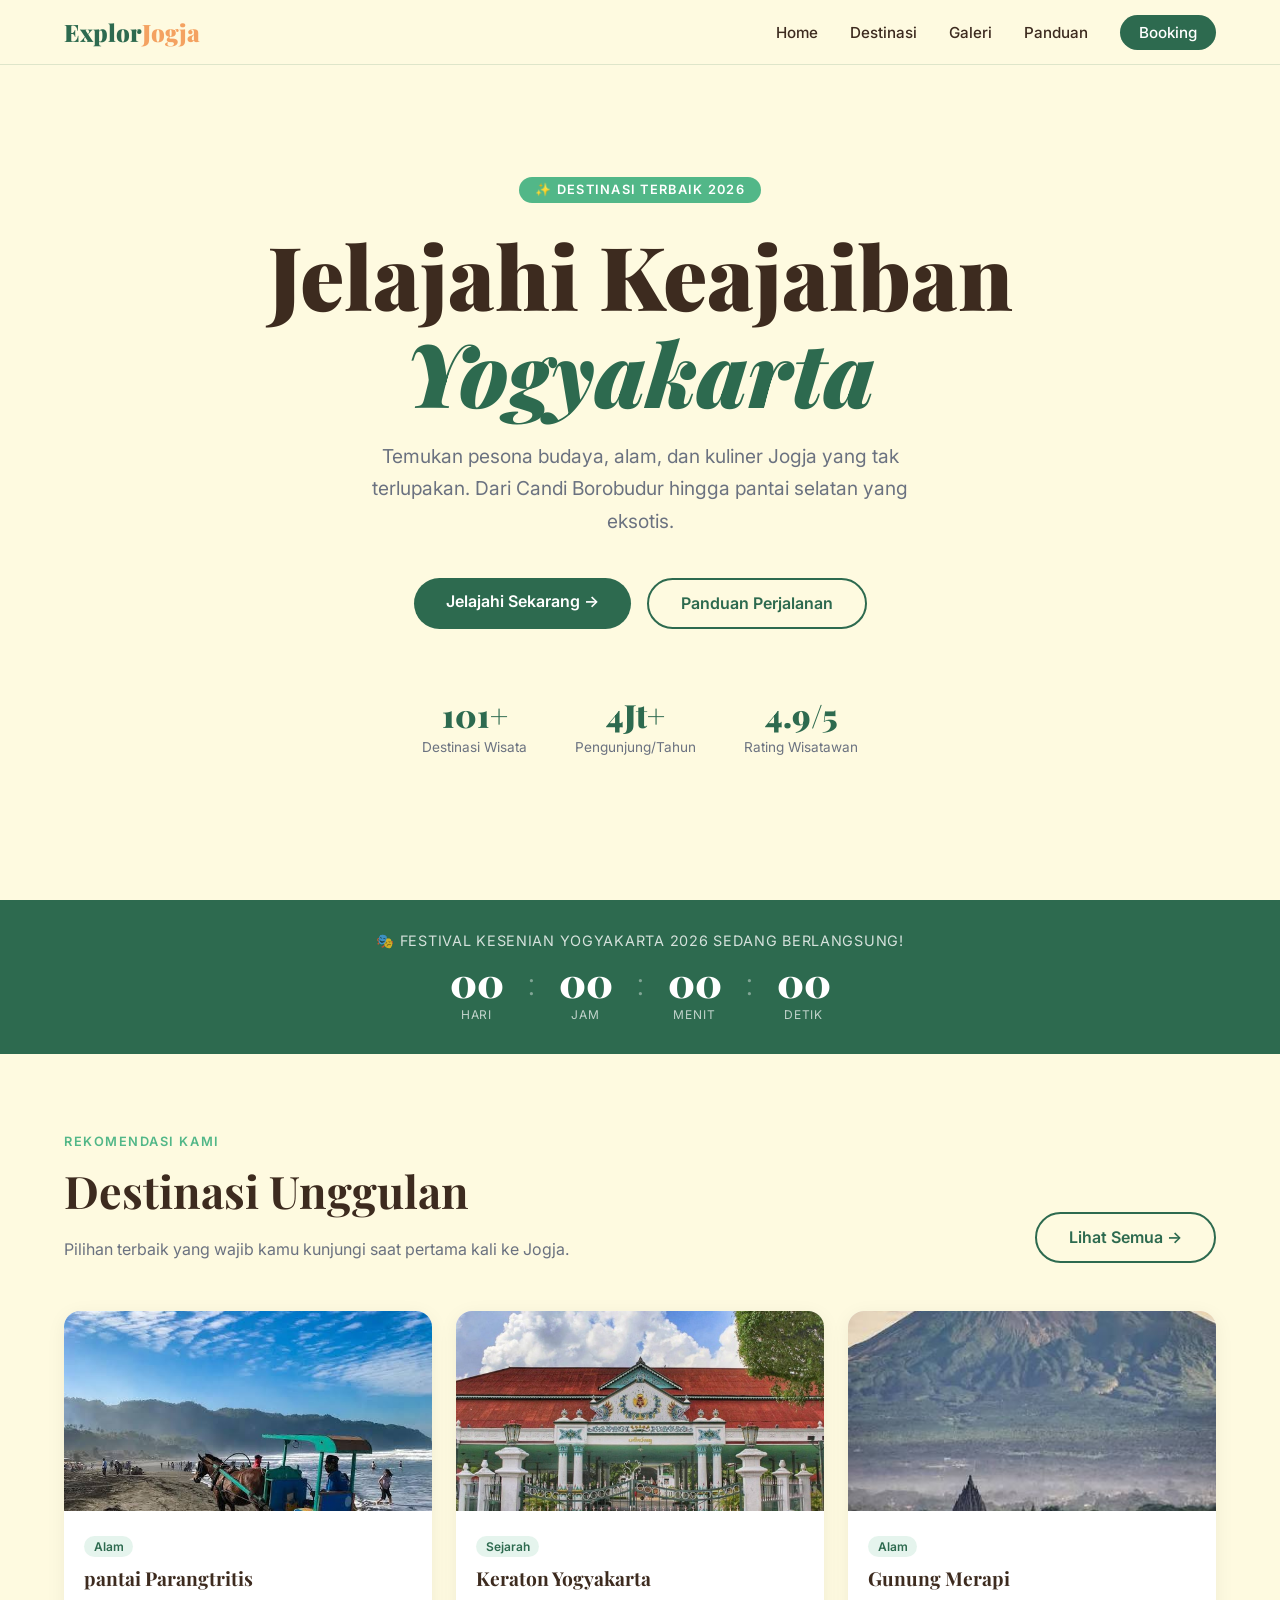
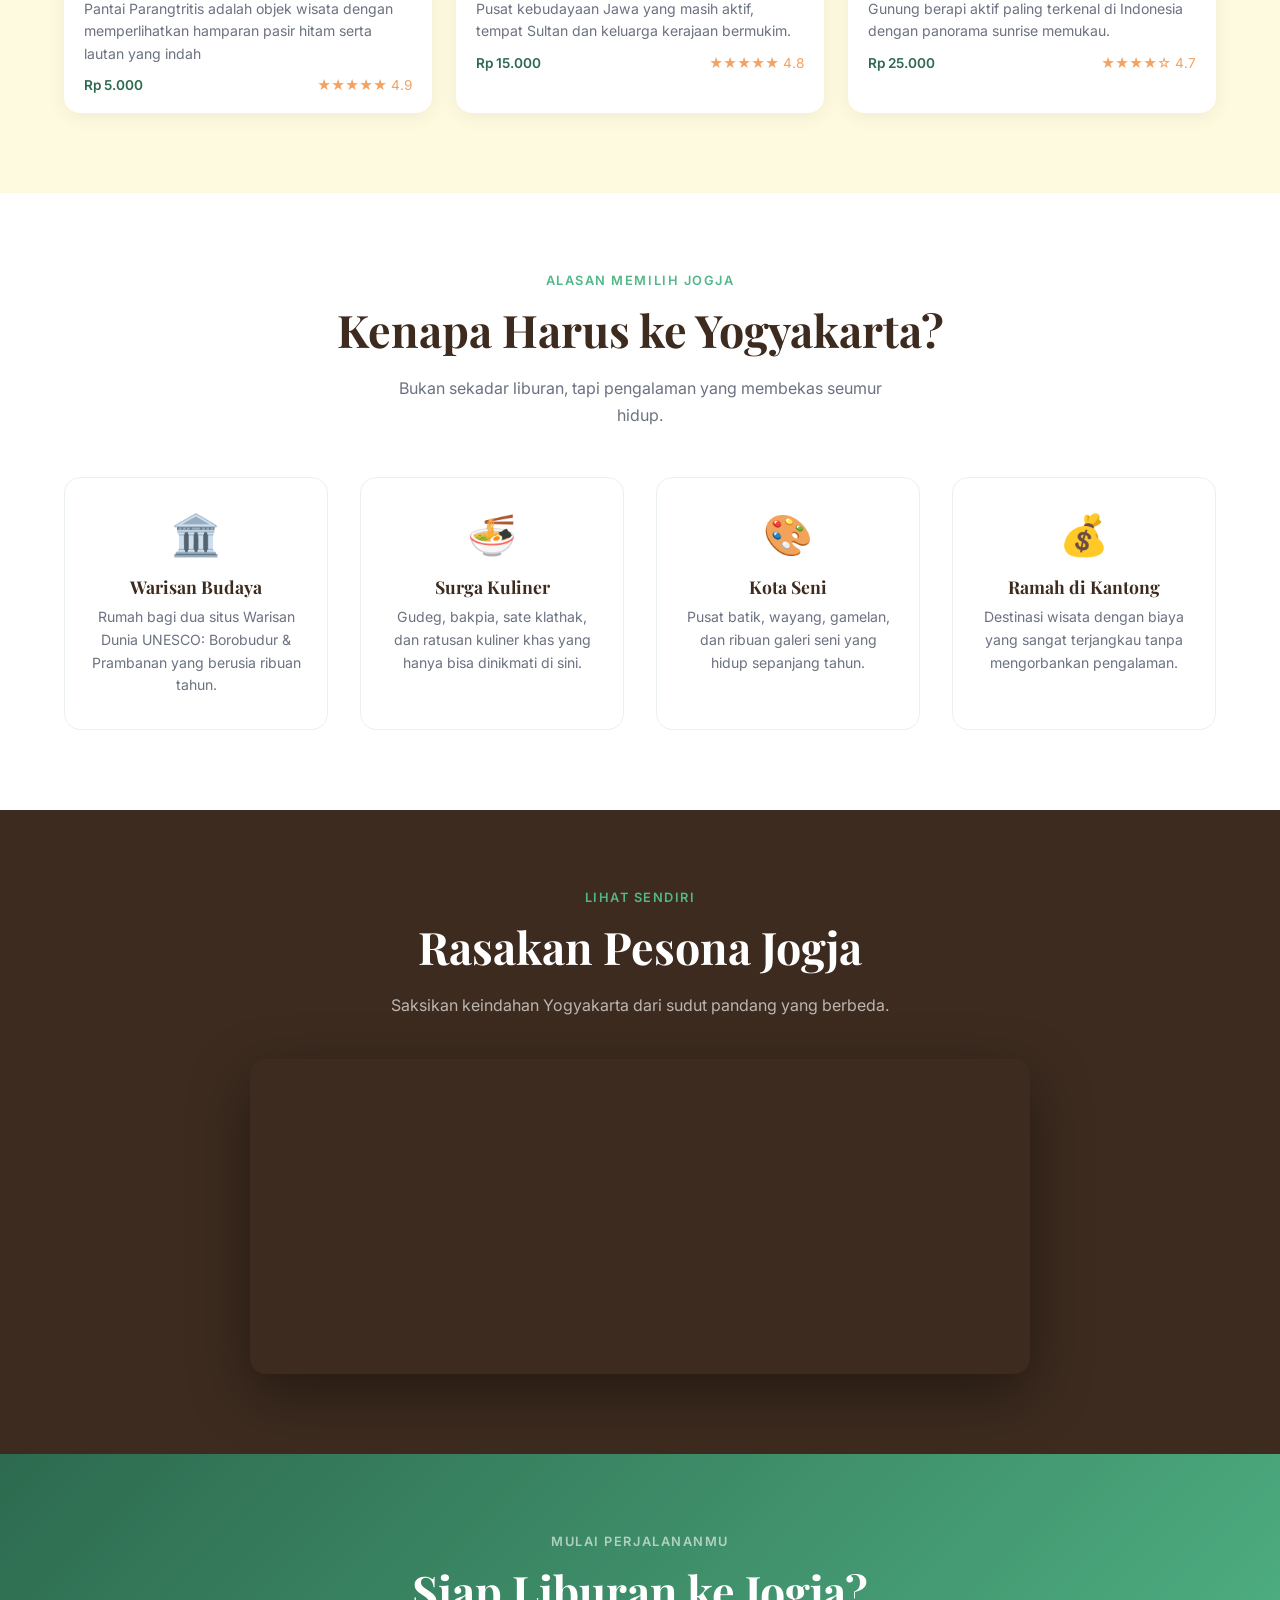
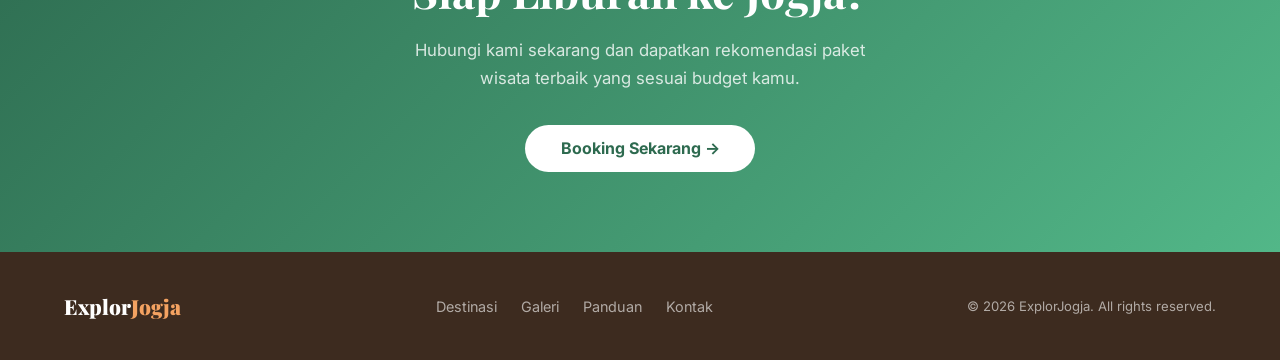
<file: index.html>
<!DOCTYPE html>
<html lang="id">
<head>
  <meta charset="UTF-8" />
  <meta name="viewport" content="width=device-width, initial-scale=1.0" />
  <title>Explor-Jogja — Panduan Wisata Interaktif Yogyakarta</title>
  <link rel="stylesheet" href="style.css">
  <link href="https://fonts.googleapis.com/css2?family=Playfair+Display:wght@700;900&family=Inter:wght@400;500;600&display=swap" rel="stylesheet" />
</head>
<body>

<!-- NAVBAR -->
<nav id="navbar">
  <a href="index.html" class="logo">Explor<span>Jogja</span></a>
  <ul class="nav-links" id="navLinks">
    <li><a href="index.html">Home</a></li>
    <li><a href="destinasi.html">Destinasi</a></li>
    <li><a href="galeri.html">Galeri</a></li>
    <li><a href="panduan.html">Panduan</a></li>
    <li><a href="kontak.html" class="nav-cta">Booking</a></li>
  </ul>
  <button class="hamburger" id="hamburger" aria-label="Menu">
    <span></span><span></span><span></span>
  </button>
</nav>

<!-- HERO -->
<section class="hero">
  <div>
    <span class="hero-badge">✨ Destinasi Terbaik 2026</span>
    <h1>Jelajahi Keajaiban<br><em>Yogyakarta</em></h1>
    <p>Temukan pesona budaya, alam, dan kuliner Jogja yang tak terlupakan. Dari Candi Borobudur hingga pantai selatan yang eksotis.</p>
    <div class="hero-btns">
      <a href="destinasi.html" class="btn-primary">Jelajahi Sekarang →</a>
      <a href="panduan.html" class="btn-outline">Panduan Perjalanan</a>
    </div>
    <div class="hero-stats">
      <div class="stat">
        <div class="stat-num" id="counter-dest">0</div>
        <div class="stat-label">Destinasi Wisata</div>
      </div>
      <div class="stat">
        <div class="stat-num" id="counter-pengunjung">0</div>
        <div class="stat-label">Pengunjung/Tahun</div>
      </div>
      <div class="stat">
        <div class="stat-num" id="counter-rating">0</div>
        <div class="stat-label">Rating Wisatawan</div>
      </div>
    </div>
  </div>
</section>

<!-- COUNTDOWN — Festival Kesenian Yogyakarta -->
<div class="countdown-section">
  <p>🎭 Festival Kesenian Yogyakarta 2026 — Dimulai dalam</p>
  <div class="countdown">
    <div class="countdown-item">
      <div class="countdown-num" id="cd-hari">00</div>
      <div class="countdown-label">Hari</div>
    </div>
    <div class="countdown-sep">:</div>
    <div class="countdown-item">
      <div class="countdown-num" id="cd-jam">00</div>
      <div class="countdown-label">Jam</div>
    </div>
    <div class="countdown-sep">:</div>
    <div class="countdown-item">
      <div class="countdown-num" id="cd-menit">00</div>
      <div class="countdown-label">Menit</div>
    </div>
    <div class="countdown-sep">:</div>
    <div class="countdown-item">
      <div class="countdown-num" id="cd-detik">00</div>
      <div class="countdown-label">Detik</div>
    </div>
  </div>
</div>


<section>
  <div class="section-eyebrow">Rekomendasi Kami</div>
  <div style="display:flex; justify-content:space-between; align-items:flex-end; flex-wrap:wrap; gap:1rem;">
    <div>
      <h2 class="section-title">Destinasi Unggulan</h2>
      <p class="section-sub">Pilihan terbaik yang wajib kamu kunjungi saat pertama kali ke Jogja.</p>
    </div>
    <a href="destinasi.html" class="btn-outline" style="white-space:nowrap;">Lihat Semua →</a>
  </div>

  <div class="destinasi-grid">
    <a href="destinasi.html" class="dest-card">
      <img class="dest-img" src="pantai.jpg" alt="pantai Parangtritis" />
      <div class="dest-body">
        <span class="dest-tag">Alam</span>
        <div class="dest-name">pantai Parangtritis</div>
        <p class="dest-desc">Pantai Parangtritis adalah objek wisata dengan memperlihatkan hamparan pasir hitam serta lautan yang indah</p>
        <div class="dest-meta">
          <span class="dest-price">Rp 5.000</span>
          <span class="dest-rating">★★★★★ 4.9</span>
        </div>
      </div>
    </a>

    <a href="destinasi.html" class="dest-card">
      <img class="dest-img" src="kraton.jpeg" alt="Keraton Yogyakarta" />
      <div class="dest-body">
        <span class="dest-tag">Sejarah</span>
        <div class="dest-name">Keraton Yogyakarta</div>
        <p class="dest-desc">Pusat kebudayaan Jawa yang masih aktif, tempat Sultan dan keluarga kerajaan bermukim.</p>
        <div class="dest-meta">
          <span class="dest-price">Rp 15.000</span>
          <span class="dest-rating">★★★★★ 4.8</span>
        </div>
      </div>
    </a>

    <a href="destinasi.html" class="dest-card">
      <img class="dest-img" src="merapi.jpg" alt="Gunung Merapi" />
      <div class="dest-body">
        <span class="dest-tag">Alam</span>
        <div class="dest-name">Gunung Merapi</div>
        <p class="dest-desc">Gunung berapi aktif paling terkenal di Indonesia dengan panorama sunrise memukau.</p>
        <div class="dest-meta">
          <span class="dest-price">Rp 25.000</span>
          <span class="dest-rating">★★★★☆ 4.7</span>
        </div>
      </div>
    </a>
  </div>
</section>


<section class="kenapa">
  <div style="text-align:center; margin-bottom:0;">
    <div class="section-eyebrow">Alasan Memilih Jogja</div>
    <h2 class="section-title">Kenapa Harus ke Yogyakarta?</h2>
    <p class="section-sub" style="margin:0 auto;">Bukan sekadar liburan, tapi pengalaman yang membekas seumur hidup.</p>
  </div>
  <div class="kenapa-grid">
    <div class="kenapa-card">
      <div class="kenapa-icon">🏛️</div>
      <h3>Warisan Budaya</h3>
      <p>Rumah bagi dua situs Warisan Dunia UNESCO: Borobudur & Prambanan yang berusia ribuan tahun.</p>
    </div>
    <div class="kenapa-card">
      <div class="kenapa-icon">🍜</div>
      <h3>Surga Kuliner</h3>
      <p>Gudeg, bakpia, sate klathak, dan ratusan kuliner khas yang hanya bisa dinikmati di sini.</p>
    </div>
    <div class="kenapa-card">
      <div class="kenapa-icon">🎨</div>
      <h3>Kota Seni</h3>
      <p>Pusat batik, wayang, gamelan, dan ribuan galeri seni yang hidup sepanjang tahun.</p>
    </div>
    <div class="kenapa-card">
      <div class="kenapa-icon">💰</div>
      <h3>Ramah di Kantong</h3>
      <p>Destinasi wisata dengan biaya yang sangat terjangkau tanpa mengorbankan pengalaman.</p>
    </div>
  </div>
</section>


<section class="video-section">
  <div class="section-eyebrow" style="color:var(--hijau-muda);">Lihat Sendiri</div>
  <h2 class="section-title">Rasakan Pesona Jogja</h2>
  <p class="section-sub">Saksikan keindahan Yogyakarta dari sudut pandang yang berbeda.</p>
  <div class="video-wrapper">
    <iframe width="560" height="315" src="https://www.youtube.com/embed/bka65YgaD0A?si=ohSXhn0OJbyAyZty" title="YouTube video player" frameborder="0" allow="accelerometer; autoplay; clipboard-write; encrypted-media; gyroscope; picture-in-picture; web-share" referrerpolicy="strict-origin-when-cross-origin" allowfullscreen></iframe>
  </div>
</section>

<section class="cta-section">
  <div class="section-eyebrow" style="color:rgba(255,255,255,0.6);">Mulai Perjalananmu</div>
  <h2 class="section-title">Siap Liburan ke Jogja?</h2>
  <p>Hubungi kami sekarang dan dapatkan rekomendasi paket wisata terbaik yang sesuai budget kamu.</p>
  <a href="kontak.html" class="btn-white">Booking Sekarang →</a>
</section>


<footer>
  <a href="index.html" class="footer-logo">Explor<span>Jogja</span></a>
  <ul class="footer-links">
    <li><a href="destinasi.html">Destinasi</a></li>
    <li><a href="galeri.html">Galeri</a></li>
    <li><a href="panduan.html">Panduan</a></li>
    <li><a href="kontak.html">Kontak</a></li>
  </ul>
  <div class="footer-copy">© 2026 ExplorJogja. All rights reserved.</div>
</footer>

<script>

  const navbar = document.getElementById('navbar');
  window.addEventListener('scroll', () => {
    navbar.classList.toggle('scrolled', window.scrollY > 50);
  });

 
  document.getElementById('hamburger').addEventListener('click', () => {
    document.getElementById('navLinks').classList.toggle('open');
  });

 
  const targetDate = new Date('2026-08-01T09:00:00').getTime();

  function updateCountdown() {
    const now = new Date().getTime();
    const diff = targetDate - now;

    if (diff <= 0) {
      document.querySelector('.countdown-section p').textContent = '🎭 Festival Kesenian Yogyakarta 2026 sedang berlangsung!';
      return;
    }

    const hari   = Math.floor(diff / (1000 * 60 * 60 * 24));
    const jam    = Math.floor((diff % (1000 * 60 * 60 * 24)) / (1000 * 60 * 60));
    const menit  = Math.floor((diff % (1000 * 60 * 60)) / (1000 * 60));
    const detik  = Math.floor((diff % (1000 * 60)) / 1000);

    document.getElementById('cd-hari').textContent  = String(hari).padStart(2, '0');
    document.getElementById('cd-jam').textContent   = String(jam).padStart(2, '0');
    document.getElementById('cd-menit').textContent = String(menit).padStart(2, '0');
    document.getElementById('cd-detik').textContent = String(detik).padStart(2, '0');
  }

  updateCountdown();
  setInterval(updateCountdown, 1000);

 
  function animateCounter(id, target, suffix = '', duration = 2000) {
    const el = document.getElementById(id);
    let start = 0;
    const step = target / (duration / 16);

    const timer = setInterval(() => {
      start += step;
      if (start >= target) {
        el.textContent = target + suffix;
        clearInterval(timer);
      } else {
        el.textContent = Math.floor(start) + suffix;
      }
    }, 16);
  }


  const heroObserver = new IntersectionObserver((entries) => {
    if (entries[0].isIntersecting) {
      animateCounter('counter-dest', 120, '+');
      animateCounter('counter-pengunjung', 5, 'Jt+');
      animateCounter('counter-rating', 4.9, '/5', 1500);
      heroObserver.disconnect();
    }
  });
  heroObserver.observe(document.querySelector('.hero-stats'));
</script>

</body>
</html>
</file>
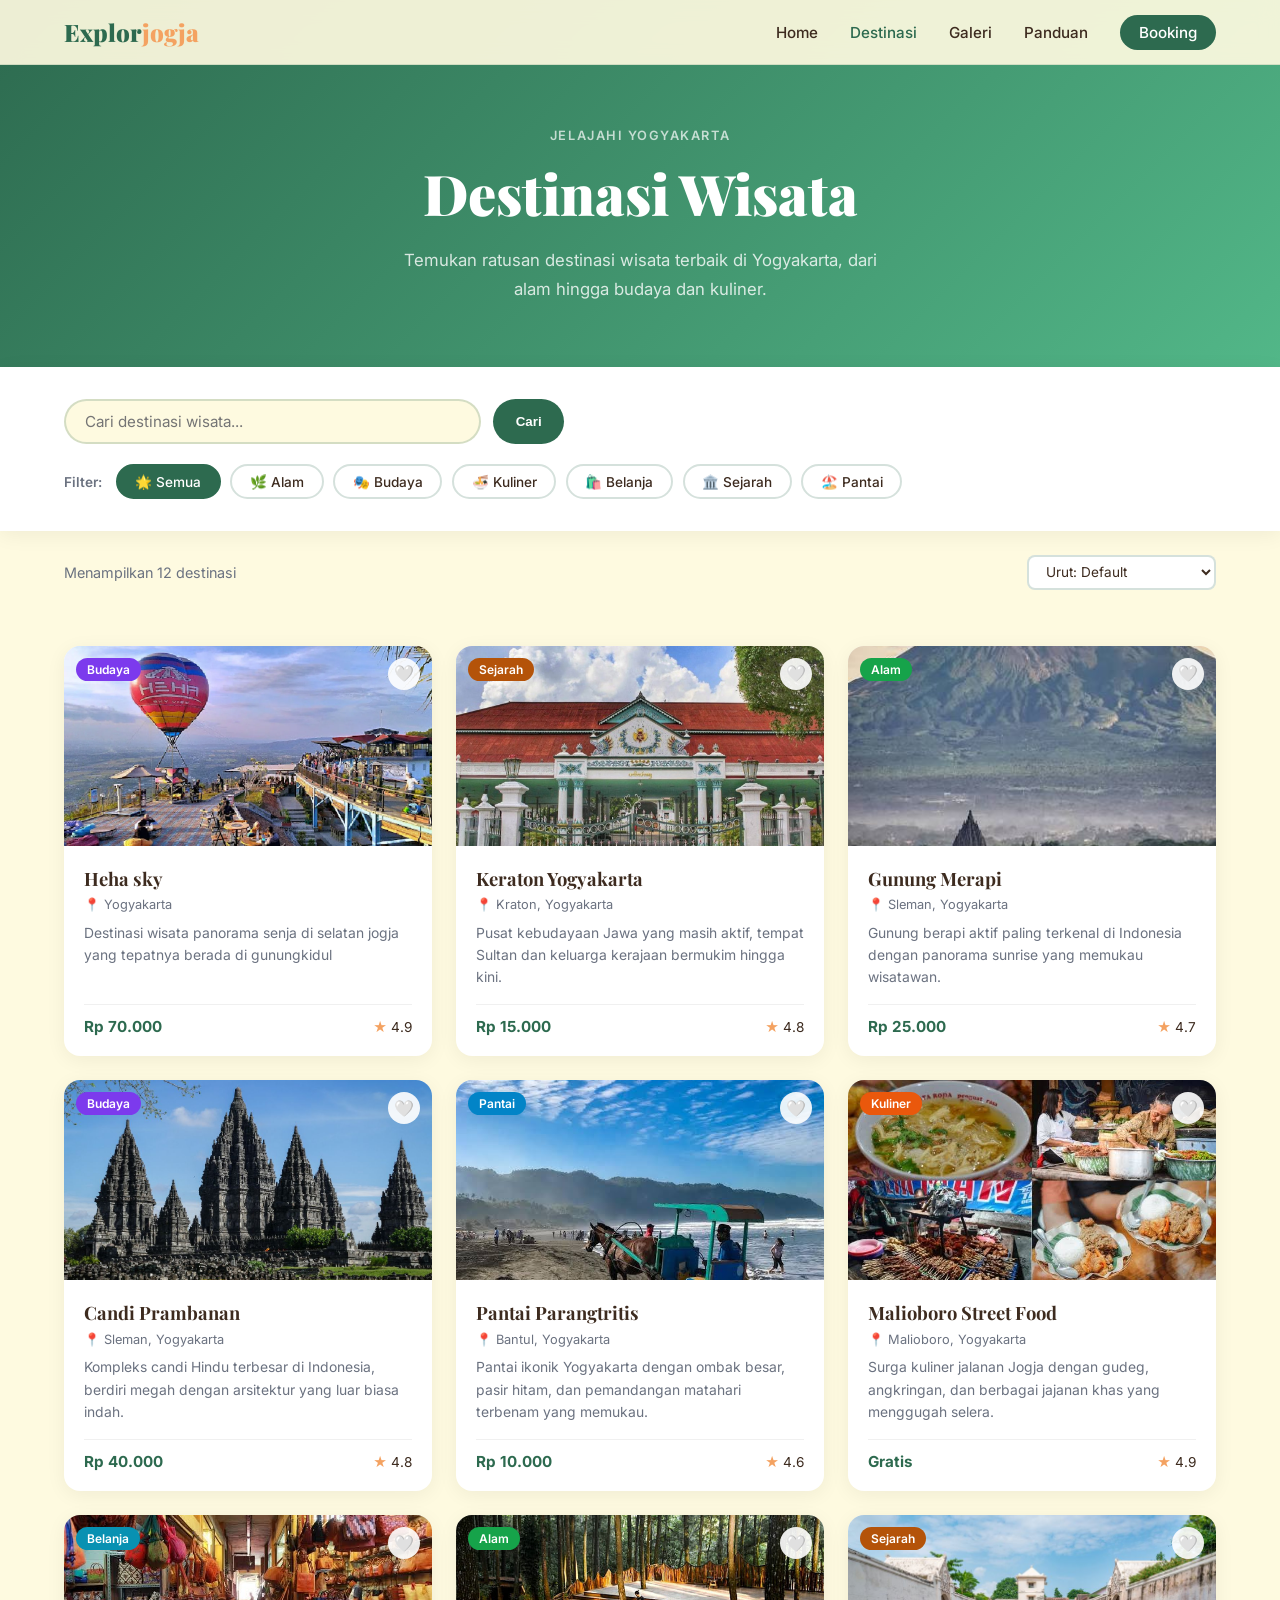
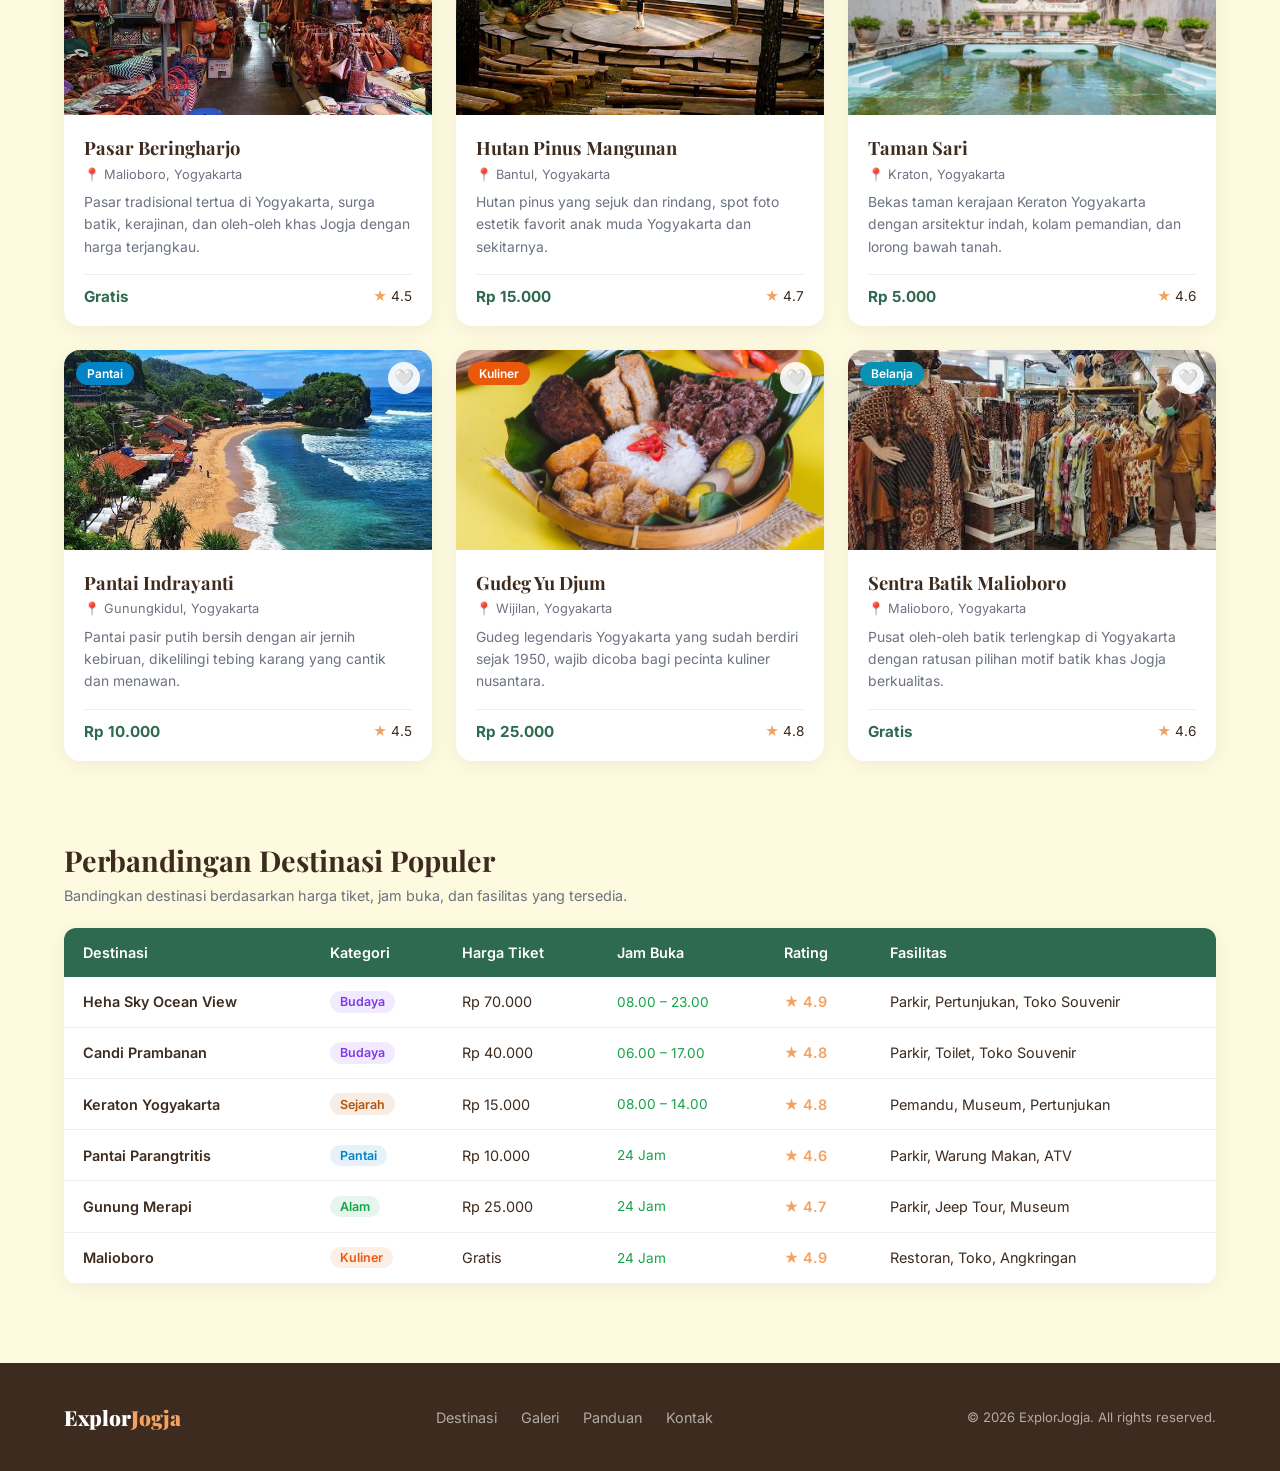
<file: destinasi.html>
<!DOCTYPE html>
<html lang="id">
<head>
  <meta charset="UTF-8" />
  <meta name="viewport" content="width=device-width, initial-scale=1.0" />
  <title>Destinasi Wisata — Explor-Jogja</title>
  <link href="https://fonts.googleapis.com/css2?family=Playfair+Display:wght@700;900&family=Inter:wght@400;500;600&display=swap" rel="stylesheet" />
  <style>
    *, *::before, *::after { box-sizing: border-box; margin: 0; padding: 0; }

    :root {
      --hijau: #2D6A4F;
      --hijau-muda: #52B788;
      --kuning: #F4A261;
      --krem: #FEFAE0;
      --coklat: #3D2B1F;
      --abu: #6B7280;
      --putih: #FFFFFF;
    }

    html { scroll-behavior: smooth; }
    body { font-family: 'Inter', sans-serif; background: var(--krem); color: var(--coklat); }

    /* NAVBAR */
    nav {
      position: fixed; top: 0; left: 0; right: 0; z-index: 100;
      display: flex; align-items: center; justify-content: space-between;
      padding: 1rem 5%;
      background: rgba(254,250,224,0.92);
      backdrop-filter: blur(10px);
      border-bottom: 1px solid rgba(45,106,79,0.15);
      transition: box-shadow 0.3s;
    }
    nav.scrolled { box-shadow: 0 2px 20px rgba(0,0,0,0.08); }
    .logo { font-family: 'Playfair Display', serif; font-size: 1.5rem; font-weight: 900; color: var(--hijau); text-decoration: none; }
    .logo span { color: var(--kuning); }
    .nav-links { display: flex; gap: 2rem; list-style: none; }
    .nav-links a { text-decoration: none; color: var(--coklat); font-weight: 500; font-size: 0.95rem; transition: color 0.2s; }
    .nav-links a:hover, .nav-links a.active { color: var(--hijau); }
    .nav-cta { background: var(--hijau); color: var(--putih) !important; padding: 0.5rem 1.2rem; border-radius: 50px; }
    .nav-cta:hover { background: var(--hijau-muda) !important; }
    .hamburger { display: none; flex-direction: column; gap: 5px; cursor: pointer; background: none; border: none; }
    .hamburger span { width: 24px; height: 2px; background: var(--coklat); border-radius: 2px; }

    /* PAGE HEADER */
    .page-header {
      padding: 8rem 5% 4rem;
      background: linear-gradient(135deg, var(--hijau) 0%, var(--hijau-muda) 100%);
      color: var(--putih);
      text-align: center;
    }
    .page-header .eyebrow {
      font-size: 0.8rem; font-weight: 600; letter-spacing: 0.12em;
      text-transform: uppercase; color: rgba(255,255,255,0.7); margin-bottom: 0.75rem;
    }
    .page-header h1 {
      font-family: 'Playfair Display', serif;
      font-size: clamp(2rem, 5vw, 3.5rem);
      font-weight: 900; margin-bottom: 1rem;
    }
    .page-header p { color: rgba(255,255,255,0.8); font-size: 1.05rem; max-width: 500px; margin: 0 auto; line-height: 1.7; }

    /* SEARCH & FILTER */
    .filter-section {
      background: var(--putih);
      padding: 2rem 5%;
      box-shadow: 0 4px 20px rgba(0,0,0,0.06);
      position: sticky;
      top: 64px;
      z-index: 50;
    }

    .search-bar {
      display: flex;
      gap: 0.75rem;
      margin-bottom: 1.25rem;
      max-width: 500px;
    }
    .search-bar input {
      flex: 1;
      padding: 0.7rem 1.2rem;
      border: 2px solid rgba(45,106,79,0.2);
      border-radius: 50px;
      font-family: 'Inter', sans-serif;
      font-size: 0.95rem;
      outline: none;
      transition: border-color 0.2s;
      background: var(--krem);
    }
    .search-bar input:focus { border-color: var(--hijau); }
    .search-bar button {
      background: var(--hijau);
      color: var(--putih);
      border: none;
      padding: 0.7rem 1.4rem;
      border-radius: 50px;
      font-weight: 600;
      cursor: pointer;
      transition: background 0.2s;
    }
    .search-bar button:hover { background: var(--hijau-muda); }

    .filter-btns {
      display: flex;
      gap: 0.6rem;
      flex-wrap: wrap;
      align-items: center;
    }
    .filter-label { font-size: 0.85rem; font-weight: 600; color: var(--abu); margin-right: 0.25rem; }

    .filter-btn {
      padding: 0.45rem 1.1rem;
      border-radius: 50px;
      border: 2px solid rgba(45,106,79,0.2);
      background: transparent;
      font-family: 'Inter', sans-serif;
      font-size: 0.85rem;
      font-weight: 500;
      color: var(--coklat);
      cursor: pointer;
      transition: all 0.2s;
    }
    .filter-btn:hover { border-color: var(--hijau); color: var(--hijau); }
    .filter-btn.active {
      background: var(--hijau);
      border-color: var(--hijau);
      color: var(--putih);
    }

    /* RESULT INFO */
    .result-info {
      padding: 1.5rem 5% 0;
      display: flex;
      justify-content: space-between;
      align-items: center;
      flex-wrap: wrap;
      gap: 0.5rem;
    }
    .result-info span { font-size: 0.9rem; color: var(--abu); }
    .sort-select {
      padding: 0.4rem 0.8rem;
      border: 2px solid rgba(45,106,79,0.2);
      border-radius: 8px;
      font-family: 'Inter', sans-serif;
      font-size: 0.85rem;
      background: var(--putih);
      color: var(--coklat);
      cursor: pointer;
      outline: none;
    }

    /* DESTINASI GRID */
    .destinasi-section { padding: 2rem 5% 5rem; }

    .dest-grid {
      display: grid;
      grid-template-columns: repeat(auto-fill, minmax(290px, 1fr));
      gap: 1.5rem;
      margin-top: 1.5rem;
    }

    .dest-card {
      background: var(--putih);
      border-radius: 16px;
      overflow: hidden;
      box-shadow: 0 4px 20px rgba(0,0,0,0.06);
      transition: transform 0.3s, box-shadow 0.3s, opacity 0.3s;
      display: flex;
      flex-direction: column;
    }
    .dest-card:hover { transform: translateY(-6px); box-shadow: 0 16px 40px rgba(0,0,0,0.12); }
    .dest-card.hidden { display: none; }

    .dest-img-wrap { position: relative; overflow: hidden; }
    .dest-img {
      width: 100%; height: 200px; object-fit: cover;
      transition: transform 0.4s;
      display: block;
    }
    .dest-card:hover .dest-img { transform: scale(1.05); }

    .dest-badge {
      position: absolute; top: 12px; left: 12px;
      padding: 0.25rem 0.7rem;
      border-radius: 50px;
      font-size: 0.75rem;
      font-weight: 600;
      color: var(--putih);
    }
    .badge-alam { background: #16a34a; }
    .badge-budaya { background: #7c3aed; }
    .badge-kuliner { background: #ea580c; }
    .badge-belanja { background: #0891b2; }
    .badge-sejarah { background: #b45309; }
    .badge-pantai { background: #0284c7; }

    .dest-fav {
      position: absolute; top: 12px; right: 12px;
      background: rgba(255,255,255,0.9);
      border: none; border-radius: 50%;
      width: 32px; height: 32px;
      display: flex; align-items: center; justify-content: center;
      cursor: pointer; font-size: 1rem;
      transition: transform 0.2s;
    }
    .dest-fav:hover { transform: scale(1.2); }
    .dest-fav.liked { color: #ef4444; }

    .dest-body { padding: 1.25rem; flex: 1; display: flex; flex-direction: column; }
    .dest-name { font-family: 'Playfair Display', serif; font-size: 1.15rem; font-weight: 700; margin-bottom: 0.4rem; }
    .dest-loc { font-size: 0.8rem; color: var(--abu); margin-bottom: 0.6rem; }
    .dest-loc::before { content: "📍 "; }
    .dest-desc { font-size: 0.87rem; color: var(--abu); line-height: 1.6; margin-bottom: 1rem; flex: 1; }

    .dest-footer {
      display: flex;
      justify-content: space-between;
      align-items: center;
      padding-top: 0.75rem;
      border-top: 1px solid rgba(0,0,0,0.06);
    }
    .dest-price { font-weight: 700; color: var(--hijau); font-size: 0.95rem; }
    .dest-rating { font-size: 0.85rem; color: var(--coklat); }
    .dest-rating .star { color: var(--kuning); }

    /* TABEL PERBANDINGAN */
    .tabel-section {
      padding: 0 5% 5rem;
    }
    .tabel-title {
      font-family: 'Playfair Display', serif;
      font-size: 1.8rem;
      font-weight: 700;
      margin-bottom: 0.5rem;
    }
    .tabel-sub { color: var(--abu); font-size: 0.9rem; margin-bottom: 1.5rem; }

    .tabel-wrap { overflow-x: auto; border-radius: 12px; box-shadow: 0 4px 20px rgba(0,0,0,0.06); }
    table {
      width: 100%;
      border-collapse: collapse;
      background: var(--putih);
      font-size: 0.9rem;
    }
    thead { background: var(--hijau); color: var(--putih); }
    thead th { padding: 1rem 1.2rem; text-align: left; font-weight: 600; }
    tbody tr { border-bottom: 1px solid rgba(0,0,0,0.06); transition: background 0.2s; }
    tbody tr:last-child { border-bottom: none; }
    tbody tr:hover { background: rgba(82,183,136,0.06); }
    tbody td { padding: 0.9rem 1.2rem; }
    .td-name { font-weight: 600; }
    .td-kategori {
      display: inline-block;
      padding: 0.2rem 0.6rem;
      border-radius: 50px;
      font-size: 0.78rem;
      font-weight: 600;
    }
    .td-rating { color: var(--kuning); font-weight: 600; }
    .td-open { color: #16a34a; font-size: 0.85rem; }

    /* NO RESULT */
    .no-result {
      text-align: center;
      padding: 4rem 1rem;
      display: none;
      grid-column: 1 / -1;
    }
    .no-result.show { display: block; }
    .no-result .emoji { font-size: 3rem; margin-bottom: 1rem; }
    .no-result h3 { font-family: 'Playfair Display', serif; font-size: 1.4rem; margin-bottom: 0.5rem; }
    .no-result p { color: var(--abu); font-size: 0.9rem; }

    /* FOOTER */
    footer {
      background: var(--coklat); color: rgba(255,255,255,0.6);
      padding: 2.5rem 5%;
      display: flex; justify-content: space-between; align-items: center;
      flex-wrap: wrap; gap: 1rem;
    }
    .footer-logo { font-family: 'Playfair Display', serif; font-size: 1.3rem; font-weight: 900; color: var(--putih); text-decoration: none; }
    .footer-logo span { color: var(--kuning); }
    .footer-links { display: flex; gap: 1.5rem; list-style: none; }
    .footer-links a { color: rgba(255,255,255,0.6); text-decoration: none; font-size: 0.9rem; transition: color 0.2s; }
    .footer-links a:hover { color: var(--putih); }

    @media (max-width: 768px) {
      .nav-links { display: none; flex-direction: column; position: absolute; top: 100%; left: 0; right: 0; background: var(--krem); padding: 1.5rem 5%; border-top: 1px solid rgba(45,106,79,0.1); gap: 1rem; }
      .nav-links.open { display: flex; }
      .hamburger { display: flex; }
      .filter-section { position: static; }
      footer { flex-direction: column; text-align: center; }
    }
  </style>
</head>
<body>

<!-- NAVBAR -->
<nav id="navbar">
  <a href="index.html" class="logo">Explor<span>jogja</span></a>
  <ul class="nav-links" id="navLinks">
    <li><a href="index.html">Home</a></li>
    <li><a href="destinasi.html" class="active">Destinasi</a></li>
    <li><a href="galeri.html">Galeri</a></li>
    <li><a href="panduan.html">Panduan</a></li>
    <li><a href="kontak.html" class="nav-cta">Booking</a></li>
  </ul>
  <button class="hamburger" id="hamburger"><span></span><span></span><span></span></button>
</nav>

<!-- PAGE HEADER -->
<div class="page-header">
  <div class="eyebrow">Jelajahi Yogyakarta</div>
  <h1>Destinasi Wisata</h1>
  <p>Temukan ratusan destinasi wisata terbaik di Yogyakarta, dari alam hingga budaya dan kuliner.</p>
</div>

<!-- FILTER SECTION -->
<div class="filter-section">
  <div class="search-bar">
    <input type="text" id="searchInput" placeholder="Cari destinasi wisata..." />
    <button onclick="doSearch()">Cari</button>
  </div>
  <div class="filter-btns">
    <span class="filter-label">Filter:</span>
    <button class="filter-btn active" data-filter="semua">🌟 Semua</button>
    <button class="filter-btn" data-filter="alam">🌿 Alam</button>
    <button class="filter-btn" data-filter="budaya">🎭 Budaya</button>
    <button class="filter-btn" data-filter="kuliner">🍜 Kuliner</button>
    <button class="filter-btn" data-filter="belanja">🛍️ Belanja</button>
    <button class="filter-btn" data-filter="sejarah">🏛️ Sejarah</button>
    <button class="filter-btn" data-filter="pantai">🏖️ Pantai</button>
  </div>
</div>

<!-- RESULT INFO -->
<div class="result-info">
  <span id="resultCount">Menampilkan 12 destinasi</span>
  <select class="sort-select" id="sortSelect" onchange="sortCards()">
    <option value="default">Urut: Default</option>
    <option value="rating">Urut: Rating Tertinggi</option>
    <option value="harga-asc">Urut: Harga Terendah</option>
    <option value="harga-desc">Urut: Harga Tertinggi</option>
  </select>
</div>

<!-- DESTINASI GRID -->
<div class="destinasi-section">
  <div class="dest-grid" id="destGrid">

    <!-- Card 1 -->
    <div class="dest-card" data-kategori="budaya" data-rating="4.9" data-harga="50000">
      <div class="dest-img-wrap">
        <img class="dest-img" src="Hehasky.webp" alt="heha sky" />
        <span class="dest-badge badge-budaya">Budaya</span>
        <button class="dest-fav" onclick="toggleFav(this)">🤍</button>
      </div>
      <div class="dest-body">
        <div class="dest-name">Heha sky</div>
        <div class="dest-loc">Yogyakarta  </div>
        <p class="dest-desc">Destinasi wisata panorama senja di selatan jogja yang tepatnya berada di gunungkidul</p>
        <div class="dest-footer">
          <span class="dest-price">Rp 70.000</span>
          <span class="dest-rating"><span class="star">★</span> 4.9</span>
        </div>
      </div>
    </div>

    <!-- Card 2 -->
    <div class="dest-card" data-kategori="sejarah" data-rating="4.8" data-harga="15000">
      <div class="dest-img-wrap">
        <img class="dest-img" src="kraton.jpeg" alt="Keraton Yogyakarta" />
        <span class="dest-badge badge-sejarah">Sejarah</span>
        <button class="dest-fav" onclick="toggleFav(this)">🤍</button>
      </div>
      <div class="dest-body">
        <div class="dest-name">Keraton Yogyakarta</div>
        <div class="dest-loc">Kraton, Yogyakarta</div>
        <p class="dest-desc">Pusat kebudayaan Jawa yang masih aktif, tempat Sultan dan keluarga kerajaan bermukim hingga kini.</p>
        <div class="dest-footer">
          <span class="dest-price">Rp 15.000</span>
          <span class="dest-rating"><span class="star">★</span> 4.8</span>
        </div>
      </div>
    </div>

    <!-- Card 3 -->
    <div class="dest-card" data-kategori="alam" data-rating="4.7" data-harga="25000">
      <div class="dest-img-wrap">
        <img class="dest-img" src="merapi.jpg" alt="Gunung Merapi" />
        <span class="dest-badge badge-alam">Alam</span>
        <button class="dest-fav" onclick="toggleFav(this)">🤍</button>
      </div>
      <div class="dest-body">
        <div class="dest-name">Gunung Merapi</div>
        <div class="dest-loc">Sleman, Yogyakarta</div>
        <p class="dest-desc">Gunung berapi aktif paling terkenal di Indonesia dengan panorama sunrise yang memukau wisatawan.</p>
        <div class="dest-footer">
          <span class="dest-price">Rp 25.000</span>
          <span class="dest-rating"><span class="star">★</span> 4.7</span>
        </div>
      </div>
    </div>

    <!-- Card 4 -->
    <div class="dest-card" data-kategori="budaya" data-rating="4.8" data-harga="40000">
      <div class="dest-img-wrap">
        <img class="dest-img" src="candiprambanan.jpg" alt="Candi Prambanan" />
        <span class="dest-badge badge-budaya">Budaya</span>
        <button class="dest-fav" onclick="toggleFav(this)">🤍</button>
      </div>
      <div class="dest-body">
        <div class="dest-name">Candi Prambanan</div>
        <div class="dest-loc">Sleman, Yogyakarta</div>
        <p class="dest-desc">Kompleks candi Hindu terbesar di Indonesia, berdiri megah dengan arsitektur yang luar biasa indah.</p>
        <div class="dest-footer">
          <span class="dest-price">Rp 40.000</span>
          <span class="dest-rating"><span class="star">★</span> 4.8</span>
        </div>
      </div>
    </div>

    <!-- Card 5 -->
    <div class="dest-card" data-kategori="pantai" data-rating="4.6" data-harga="10000">
      <div class="dest-img-wrap">
        <img class="dest-img" src="pantai.jpg" alt="Pantai Parangtritis" />
        <span class="dest-badge badge-pantai">Pantai</span>
        <button class="dest-fav" onclick="toggleFav(this)">🤍</button>
      </div>
      <div class="dest-body">
        <div class="dest-name">Pantai Parangtritis</div>
        <div class="dest-loc">Bantul, Yogyakarta</div>
        <p class="dest-desc">Pantai ikonik Yogyakarta dengan ombak besar, pasir hitam, dan pemandangan matahari terbenam yang memukau.</p>
        <div class="dest-footer">
          <span class="dest-price">Rp 10.000</span>
          <span class="dest-rating"><span class="star">★</span> 4.6</span>
        </div>
      </div>
    </div>

    <!-- Card 6 -->
    <div class="dest-card" data-kategori="kuliner" data-rating="4.9" data-harga="0">
      <div class="dest-img-wrap">
        <img class="dest-img" src="kuliner.jpg" alt="Malioboro" />
        <span class="dest-badge badge-kuliner">Kuliner</span>
        <button class="dest-fav" onclick="toggleFav(this)">🤍</button>
      </div>
      <div class="dest-body">
        <div class="dest-name">Malioboro Street Food</div>
        <div class="dest-loc">Malioboro, Yogyakarta</div>
        <p class="dest-desc">Surga kuliner jalanan Jogja dengan gudeg, angkringan, dan berbagai jajanan khas yang menggugah selera.</p>
        <div class="dest-footer">
          <span class="dest-price">Gratis</span>
          <span class="dest-rating"><span class="star">★</span> 4.9</span>
        </div>
      </div>
    </div>

    <!-- Card 7 -->
    <div class="dest-card" data-kategori="belanja" data-rating="4.5" data-harga="0">
      <div class="dest-img-wrap">
        <img class="dest-img" src="pasar.jpg" alt="Pasar Beringharjo" />
        <span class="dest-badge badge-belanja">Belanja</span>
        <button class="dest-fav" onclick="toggleFav(this)">🤍</button>
      </div>
      <div class="dest-body">
        <div class="dest-name">Pasar Beringharjo</div>
        <div class="dest-loc">Malioboro, Yogyakarta</div>
        <p class="dest-desc">Pasar tradisional tertua di Yogyakarta, surga batik, kerajinan, dan oleh-oleh khas Jogja dengan harga terjangkau.</p>
        <div class="dest-footer">
          <span class="dest-price">Gratis</span>
          <span class="dest-rating"><span class="star">★</span> 4.5</span>
        </div>
      </div>
    </div>

    <!-- Card 8 -->
    <div class="dest-card" data-kategori="alam" data-rating="4.7" data-harga="15000">
      <div class="dest-img-wrap">
        <img class="dest-img" src="hutanpinus.jpg" alt="Hutan Pinus Mangunan" />
        <span class="dest-badge badge-alam">Alam</span>
        <button class="dest-fav" onclick="toggleFav(this)">🤍</button>
      </div>
      <div class="dest-body">
        <div class="dest-name">Hutan Pinus Mangunan</div>
        <div class="dest-loc">Bantul, Yogyakarta</div>
        <p class="dest-desc">Hutan pinus yang sejuk dan rindang, spot foto estetik favorit anak muda Yogyakarta dan sekitarnya.</p>
        <div class="dest-footer">
          <span class="dest-price">Rp 15.000</span>
          <span class="dest-rating"><span class="star">★</span> 4.7</span>
        </div>
      </div>
    </div>

    <!-- Card 9 -->
    <div class="dest-card" data-kategori="sejarah" data-rating="4.6" data-harga="5000">
      <div class="dest-img-wrap">
        <img class="dest-img" src="tamansari.jpg" alt="Taman Sari" />
        <span class="dest-badge badge-sejarah">Sejarah</span>
        <button class="dest-fav" onclick="toggleFav(this)">🤍</button>
      </div>
      <div class="dest-body">
        <div class="dest-name">Taman Sari</div>
        <div class="dest-loc">Kraton, Yogyakarta</div>
        <p class="dest-desc">Bekas taman kerajaan Keraton Yogyakarta dengan arsitektur indah, kolam pemandian, dan lorong bawah tanah.</p>
        <div class="dest-footer">
          <span class="dest-price">Rp 5.000</span>
          <span class="dest-rating"><span class="star">★</span> 4.6</span>
        </div>
      </div>
    </div>

    <!-- Card 10 -->
    <div class="dest-card" data-kategori="pantai" data-rating="4.5" data-harga="10000">
      <div class="dest-img-wrap">
        <img class="dest-img" src="indrayanti.jpg" alt="Pantai Indrayanti" />
        <span class="dest-badge badge-pantai">Pantai</span>
        <button class="dest-fav" onclick="toggleFav(this)">🤍</button>
      </div>
      <div class="dest-body">
        <div class="dest-name">Pantai Indrayanti</div>
        <div class="dest-loc">Gunungkidul, Yogyakarta</div>
        <p class="dest-desc">Pantai pasir putih bersih dengan air jernih kebiruan, dikelilingi tebing karang yang cantik dan menawan.</p>
        <div class="dest-footer">
          <span class="dest-price">Rp 10.000</span>
          <span class="dest-rating"><span class="star">★</span> 4.5</span>
        </div>
      </div>
    </div>

    <!-- Card 11 -->
    <div class="dest-card" data-kategori="kuliner" data-rating="4.8" data-harga="0">
      <div class="dest-img-wrap">
        <img class="dest-img" src=
        "gudeg.jpg" alt="Gudeg Yu Djum" />
        <span class="dest-badge badge-kuliner">Kuliner</span>
        <button class="dest-fav" onclick="toggleFav(this)">🤍</button>
      </div>
      <div class="dest-body">
        <div class="dest-name">Gudeg Yu Djum</div>
        <div class="dest-loc">Wijilan, Yogyakarta</div>
        <p class="dest-desc">Gudeg legendaris Yogyakarta yang sudah berdiri sejak 1950, wajib dicoba bagi pecinta kuliner nusantara.</p>
        <div class="dest-footer">
          <span class="dest-price">Rp 25.000</span>
          <span class="dest-rating"><span class="star">★</span> 4.8</span>
        </div>
      </div>
    </div>

    <!-- Card 12 -->
    <div class="dest-card" data-kategori="belanja" data-rating="4.6" data-harga="0">
      <div class="dest-img-wrap">
        <img class="dest-img" src="batik.jpg" alt="Batik Malioboro" />
        <span class="dest-badge badge-belanja">Belanja</span>
        <button class="dest-fav" onclick="toggleFav(this)">🤍</button>
      </div>
      <div class="dest-body">
        <div class="dest-name">Sentra Batik Malioboro</div>
        <div class="dest-loc">Malioboro, Yogyakarta</div>
        <p class="dest-desc">Pusat oleh-oleh batik terlengkap di Yogyakarta dengan ratusan pilihan motif batik khas Jogja berkualitas.</p>
        <div class="dest-footer">
          <span class="dest-price">Gratis</span>
          <span class="dest-rating"><span class="star">★</span> 4.6</span>
        </div>
      </div>
    </div>

    <!-- No Result Message -->
    <div class="no-result" id="noResult">
      <div class="emoji">🔍</div>
      <h3>Destinasi tidak ditemukan</h3>
      <p>Coba kata kunci atau filter yang berbeda.</p>
    </div>

  </div>
</div>

<!-- TABEL PERBANDINGAN -->
<div class="tabel-section">
  <h2 class="tabel-title">Perbandingan Destinasi Populer</h2>
  <p class="tabel-sub">Bandingkan destinasi berdasarkan harga tiket, jam buka, dan fasilitas yang tersedia.</p>
  <div class="tabel-wrap">
    <table>
      <thead>
        <tr>
          <th>Destinasi</th>
          <th>Kategori</th>
          <th>Harga Tiket</th>
          <th>Jam Buka</th>
          <th>Rating</th>
          <th>Fasilitas</th>
        </tr>
      </thead>
      <tbody>
        <tr>
          <td class="td-name">Heha Sky Ocean View</td>
          <td><span class="td-kategori" style="background:rgba(124,58,237,0.1);color:#7c3aed;">Budaya</span></td>
          <td>Rp 70.000</td>
          <td class="td-open">08.00 – 23.00</td>
          <td class="td-rating">★ 4.9</td>
          <td>Parkir, Pertunjukan, Toko Souvenir</td>
        </tr>
        <tr>
          <td class="td-name">Candi Prambanan</td>
          <td><span class="td-kategori" style="background:rgba(124,58,237,0.1);color:#7c3aed;">Budaya</span></td>
          <td>Rp 40.000</td>
          <td class="td-open">06.00 – 17.00</td>
          <td class="td-rating">★ 4.8</td>
          <td>Parkir, Toilet, Toko Souvenir</td>
        </tr>
        <tr>
          <td class="td-name">Keraton Yogyakarta</td>
          <td><span class="td-kategori" style="background:rgba(180,83,9,0.1);color:#b45309;">Sejarah</span></td>
          <td>Rp 15.000</td>
          <td class="td-open">08.00 – 14.00</td>
          <td class="td-rating">★ 4.8</td>
          <td>Pemandu, Museum, Pertunjukan</td>
        </tr>
        <tr>
          <td class="td-name">Pantai Parangtritis</td>
          <td><span class="td-kategori" style="background:rgba(2,132,199,0.1);color:#0284c7;">Pantai</span></td>
          <td>Rp 10.000</td>
          <td class="td-open">24 Jam</td>
          <td class="td-rating">★ 4.6</td>
          <td>Parkir, Warung Makan, ATV</td>
        </tr>
        <tr>
          <td class="td-name">Gunung Merapi</td>
          <td><span class="td-kategori" style="background:rgba(22,163,74,0.1);color:#16a34a;">Alam</span></td>
          <td>Rp 25.000</td>
          <td class="td-open">24 Jam</td>
          <td class="td-rating">★ 4.7</td>
          <td>Parkir, Jeep Tour, Museum</td>
        </tr>
        <tr>
          <td class="td-name">Malioboro</td>
          <td><span class="td-kategori" style="background:rgba(234,88,12,0.1);color:#ea580c;">Kuliner</span></td>
          <td>Gratis</td>
          <td class="td-open">24 Jam</td>
          <td class="td-rating">★ 4.9</td>
          <td>Restoran, Toko, Angkringan</td>
        </tr>
      </tbody>
    </table>
  </div>
</div>

<!-- FOOTER -->
<footer>
  <a href="index.html" class="footer-logo">Explor<span>Jogja</span></a>
  <ul class="footer-links">
    <li><a href="destinasi.html">Destinasi</a></li>
    <li><a href="galeri.html">Galeri</a></li>
    <li><a href="panduan.html">Panduan</a></li>
    <li><a href="kontak.html">Kontak</a></li>
  </ul>
  <div style="font-size:0.82rem;">© 2026 ExplorJogja. All rights reserved.</div>
</footer>

<script>
  // ===== NAVBAR SCROLL =====
  window.addEventListener('scroll', () => {
    document.getElementById('navbar').classList.toggle('scrolled', window.scrollY > 50);
  });

  // ===== HAMBURGER =====
  document.getElementById('hamburger').addEventListener('click', () => {
    document.getElementById('navLinks').classList.toggle('open');
  });

  // ===== JS UTAMA: FILTER KATEGORI =====
  const filterBtns = document.querySelectorAll('.filter-btn');
  let activeFilter = 'semua';
  let searchQuery = '';

  filterBtns.forEach(btn => {
    btn.addEventListener('click', () => {
      filterBtns.forEach(b => b.classList.remove('active'));
      btn.classList.add('active');
      activeFilter = btn.dataset.filter;
      applyFilter();
    });
  });

  function doSearch() {
    searchQuery = document.getElementById('searchInput').value.toLowerCase().trim();
    applyFilter();
  }

  // Cari saat tekan Enter
  document.getElementById('searchInput').addEventListener('keypress', (e) => {
    if (e.key === 'Enter') doSearch();
  });

  function applyFilter() {
    const cards = document.querySelectorAll('.dest-card');
    let visibleCount = 0;

    cards.forEach(card => {
      const kategori = card.dataset.kategori;
      const nama = card.querySelector('.dest-name').textContent.toLowerCase();
      const desc = card.querySelector('.dest-desc').textContent.toLowerCase();

      const matchFilter = activeFilter === 'semua' || kategori === activeFilter;
      const matchSearch = searchQuery === '' || nama.includes(searchQuery) || desc.includes(searchQuery);

      if (matchFilter && matchSearch) {
        card.classList.remove('hidden');
        visibleCount++;
      } else {
        card.classList.add('hidden');
      }
    });

    // Update result count
    document.getElementById('resultCount').textContent =
      `Menampilkan ${visibleCount} destinasi`;

    // Tampilkan pesan kosong jika tidak ada hasil
    const noResult = document.getElementById('noResult');
    noResult.classList.toggle('show', visibleCount === 0);
  }

  // ===== SORT KARTU =====
  function sortCards() {
    const sortVal = document.getElementById('sortSelect').value;
    const grid = document.getElementById('destGrid');
    const cards = Array.from(document.querySelectorAll('.dest-card'));

    cards.sort((a, b) => {
      if (sortVal === 'rating') {
        return parseFloat(b.dataset.rating) - parseFloat(a.dataset.rating);
      } else if (sortVal === 'harga-asc') {
        return parseInt(a.dataset.harga) - parseInt(b.dataset.harga);
      } else if (sortVal === 'harga-desc') {
        return parseInt(b.dataset.harga) - parseInt(a.dataset.harga);
      }
      return 0;
    });

    cards.forEach(card => grid.appendChild(card));
    // Pastikan no-result tetap di akhir
    grid.appendChild(document.getElementById('noResult'));
  }

  // ===== FAVORIT / LIKE =====
  function toggleFav(btn) {
    btn.classList.toggle('liked');
    btn.textContent = btn.classList.contains('liked') ? '❤️' : '🤍';
  }
</script>

</body>
</html>
</file>
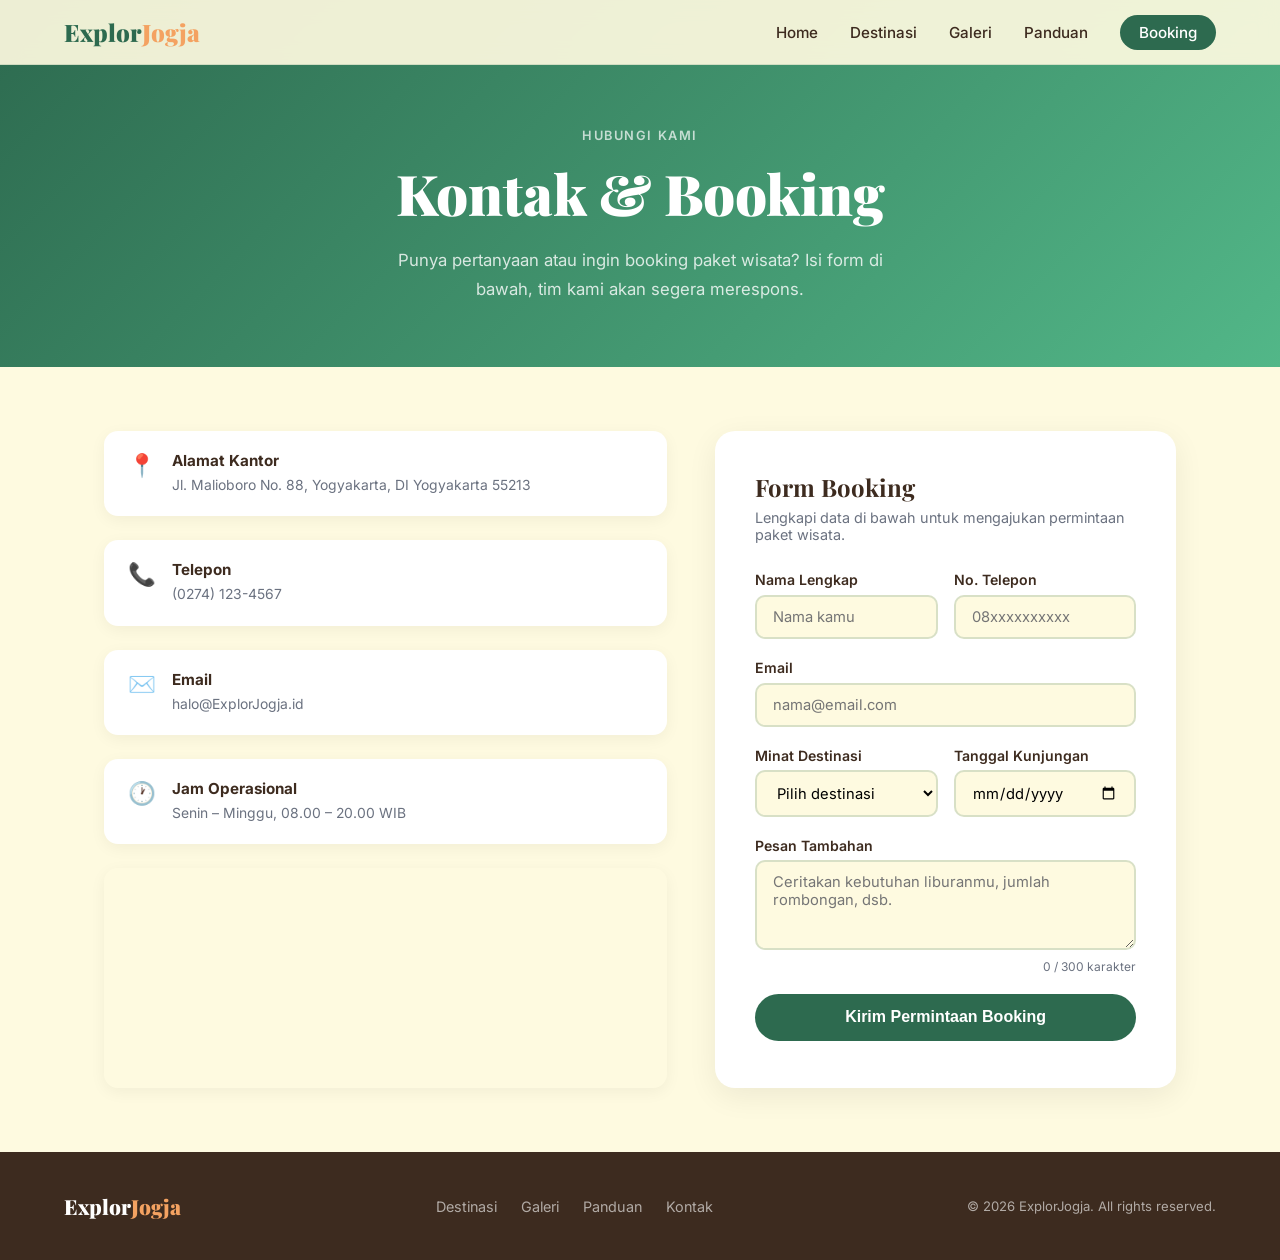
<file: kontak.html>
<!DOCTYPE html>
<html lang="id">
<head>
  <meta charset="UTF-8" />
  <meta name="viewport" content="width=device-width, initial-scale=1.0" />
  <title>Kontak & Booking — Explor-Jogja</title>
  <link href="https://fonts.googleapis.com/css2?family=Playfair+Display:wght@700;900&family=Inter:wght@400;500;600&display=swap" rel="stylesheet" />
  <style>
    *, *::before, *::after { box-sizing: border-box; margin: 0; padding: 0; }

    :root {
      --hijau: #2D6A4F;
      --hijau-muda: #52B788;
      --kuning: #F4A261;
      --krem: #FEFAE0;
      --coklat: #3D2B1F;
      --abu: #6B7280;
      --putih: #FFFFFF;
      --merah: #DC2626;
    }

    html { scroll-behavior: smooth; }
    body { font-family: 'Inter', sans-serif; background: var(--krem); color: var(--coklat); }

    
    nav {
      position: fixed; top: 0; left: 0; right: 0; z-index: 100;
      display: flex; align-items: center; justify-content: space-between;
      padding: 1rem 5%;
      background: rgba(254,250,224,0.92);
      backdrop-filter: blur(10px);
      border-bottom: 1px solid rgba(45,106,79,0.15);
      transition: box-shadow 0.3s;
    }
    nav.scrolled { box-shadow: 0 2px 20px rgba(0,0,0,0.08); }
    .logo { font-family: 'Playfair Display', serif; font-size: 1.5rem; font-weight: 900; color: var(--hijau); text-decoration: none; }
    .logo span { color: var(--kuning); }
    .nav-links { display: flex; gap: 2rem; list-style: none; }
    .nav-links a { text-decoration: none; color: var(--coklat); font-weight: 500; font-size: 0.95rem; transition: color 0.2s; }
    .nav-links a:hover, .nav-links a.active { color: var(--hijau); }
    .nav-cta { background: var(--hijau); color: var(--putih) !important; padding: 0.5rem 1.2rem; border-radius: 50px; }
    .nav-cta:hover { background: var(--hijau-muda) !important; }
    .hamburger { display: none; flex-direction: column; gap: 5px; cursor: pointer; background: none; border: none; }
    .hamburger span { width: 24px; height: 2px; background: var(--coklat); border-radius: 2px; }

    /* PAGE HEADER */
    .page-header {
      padding: 8rem 5% 4rem;
      background: linear-gradient(135deg, var(--hijau) 0%, var(--hijau-muda) 100%);
      color: var(--putih);
      text-align: center;
    }
    .page-header .eyebrow {
      font-size: 0.8rem; font-weight: 600; letter-spacing: 0.12em;
      text-transform: uppercase; color: rgba(255,255,255,0.7); margin-bottom: 0.75rem;
    }
    .page-header h1 {
      font-family: 'Playfair Display', serif;
      font-size: clamp(2rem, 5vw, 3.5rem);
      font-weight: 900; margin-bottom: 1rem;
    }
    .page-header p { color: rgba(255,255,255,0.8); font-size: 1.05rem; max-width: 500px; margin: 0 auto; line-height: 1.7; }

    /* MAIN LAYOUT */
    .kontak-section {
      padding: 4rem 5%;
      display: grid;
      grid-template-columns: 1.1fr 0.9fr;
      gap: 3rem;
      max-width: 1200px;
      margin: 0 auto;
    }

    /* INFO CARD */
    .info-card { display: flex; flex-direction: column; gap: 1.5rem; }
    .info-item {
      background: var(--putih); border-radius: 14px; padding: 1.25rem 1.5rem;
      display: flex; gap: 1rem; align-items: flex-start;
      box-shadow: 0 4px 16px rgba(0,0,0,0.05);
    }
    .info-icon { font-size: 1.4rem; }
    .info-item h4 { font-size: 0.95rem; margin-bottom: 0.25rem; }
    .info-item p, .info-item a { font-size: 0.87rem; color: var(--abu); text-decoration: none; line-height: 1.6; }
    .info-item a:hover { color: var(--hijau); }

    .map-wrap {
      border-radius: 14px; overflow: hidden;
      box-shadow: 0 4px 16px rgba(0,0,0,0.05);
      height: 220px;
    }
    .map-wrap iframe { width: 100%; height: 100%; border: none; display: block; }

    /* FORM */
    .form-card {
      background: var(--putih); border-radius: 20px; padding: 2.5rem;
      box-shadow: 0 8px 30px rgba(0,0,0,0.07);
    }
    .form-card h2 {
      font-family: 'Playfair Display', serif; font-size: 1.5rem; margin-bottom: 0.4rem;
    }
    .form-card > p { color: var(--abu); font-size: 0.9rem; margin-bottom: 1.75rem; }

    .form-row { margin-bottom: 1.25rem; }
    .form-row-grid { display: grid; grid-template-columns: 1fr 1fr; gap: 1rem; }
    .form-row label { display: block; font-weight: 600; font-size: 0.88rem; margin-bottom: 0.4rem; }
    .form-row input, .form-row select, .form-row textarea {
      width: 100%; padding: 0.7rem 1rem; border-radius: 10px;
      border: 2px solid rgba(45,106,79,0.18); font-family: 'Inter', sans-serif;
      font-size: 0.92rem; background: var(--krem); outline: none;
      transition: border-color 0.2s;
    }
    .form-row input:focus, .form-row select:focus, .form-row textarea:focus { border-color: var(--hijau); }
    .form-row textarea { resize: vertical; min-height: 90px; }
    .form-row input.error, .form-row select.error, .form-row textarea.error { border-color: var(--merah); }
    .error-msg { color: var(--merah); font-size: 0.78rem; margin-top: 0.3rem; display: none; }
    .error-msg.show { display: block; }

    .char-count { font-size: 0.75rem; color: var(--abu); text-align: right; margin-top: 0.3rem; }

    .submit-btn {
      width: 100%; background: var(--hijau); color: var(--putih);
      border: none; padding: 0.9rem; border-radius: 50px;
      font-weight: 700; font-size: 1rem; cursor: pointer; transition: background 0.2s;
    }
    .submit-btn:hover { background: var(--hijau-muda); }

    .success-msg {
      display: none; background: rgba(82,183,136,0.12); color: var(--hijau);
      padding: 1rem 1.25rem; border-radius: 12px; font-size: 0.9rem;
      margin-bottom: 1.5rem; font-weight: 600; text-align: center;
    }
    .success-msg.show { display: block; }

    /* FOOTER */
    footer {
      background: var(--coklat); color: rgba(255,255,255,0.6);
      padding: 2.5rem 5%;
      display: flex; justify-content: space-between; align-items: center;
      flex-wrap: wrap; gap: 1rem;
    }
    .footer-logo { font-family: 'Playfair Display', serif; font-size: 1.3rem; font-weight: 900; color: var(--putih); text-decoration: none; }
    .footer-logo span { color: var(--kuning); }
    .footer-links { display: flex; gap: 1.5rem; list-style: none; }
    .footer-links a { color: rgba(255,255,255,0.6); text-decoration: none; font-size: 0.9rem; transition: color 0.2s; }
    .footer-links a:hover { color: var(--putih); }

    @media (max-width: 900px) {
      .kontak-section { grid-template-columns: 1fr; }
    }
    @media (max-width: 768px) {
      .nav-links { display: none; flex-direction: column; position: absolute; top: 100%; left: 0; right: 0; background: var(--krem); padding: 1.5rem 5%; border-top: 1px solid rgba(45,106,79,0.1); gap: 1rem; }
      .nav-links.open { display: flex; }
      .hamburger { display: flex; }
      .form-row-grid { grid-template-columns: 1fr; }
      footer { flex-direction: column; text-align: center; }
    }
  </style>
</head>
<body>

<!-- NAVBAR -->
<nav id="navbar">
  <a href="index.html" class="logo">Explor<span>Jogja</span></a>
  <ul class="nav-links" id="navLinks">
    <li><a href="index.html">Home</a></li>
    <li><a href="destinasi.html">Destinasi</a></li>
    <li><a href="galeri.html">Galeri</a></li>
    <li><a href="panduan.html">Panduan</a></li>
    <li><a href="kontak.html" class="nav-cta active">Booking</a></li>
  </ul>
  <button class="hamburger" id="hamburger"><span></span><span></span><span></span></button>
</nav>

<!-- PAGE HEADER -->
<div class="page-header">
  <div class="eyebrow">Hubungi Kami</div>
  <h1>Kontak & Booking</h1>
  <p>Punya pertanyaan atau ingin booking paket wisata? Isi form di bawah, tim kami akan segera merespons.</p>
</div>

<!-- KONTAK SECTION -->
<div class="kontak-section">

  <!-- INFO & MAP -->
  <div class="info-card">
    <div class="info-item">
      <span class="info-icon">📍</span>
      <div>
        <h4>Alamat Kantor</h4>
        <p>Jl. Malioboro No. 88, Yogyakarta, DI Yogyakarta 55213</p>
      </div>
    </div>
    <div class="info-item">
      <span class="info-icon">📞</span>
      <div>
        <h4>Telepon</h4>
        <a href="tel:+622741234567">(0274) 123-4567</a>
      </div>
    </div>
    <div class="info-item">
      <span class="info-icon">✉️</span>
      <div>
        <h4>Email</h4>
        <a href="mailto:halo@ExplorJogja.id">halo@ExplorJogja.id</a>
      </div>
    </div>
    <div class="info-item">
      <span class="info-icon">🕐</span>
      <div>
        <h4>Jam Operasional</h4>
        <p>Senin – Minggu, 08.00 – 20.00 WIB</p>
      </div>
    </div>
    <div class="map-wrap">
      <iframe
        src="https://www.google.com/maps?q=Malioboro,Yogyakarta&output=embed"
        title="Lokasi Kantor ExplorJogja"
        loading="lazy">
      </iframe>
    </div>
  </div>

  <!-- FORM -->
  <div class="form-card">
    <h2>Form Booking</h2>
    <p>Lengkapi data di bawah untuk mengajukan permintaan paket wisata.</p>

    <div class="success-msg" id="successMsg">✓ Terima kasih! Permintaan booking kamu berhasil terkirim. Tim kami akan menghubungi dalam 1x24 jam.</div>

    <form id="bookingForm" novalidate>
      <div class="form-row-grid">
        <div class="form-row">
          <label for="nama">Nama Lengkap</label>
          <input type="text" id="nama" name="nama" placeholder="Nama kamu" />
          <div class="error-msg" id="err-nama">Nama wajib diisi (minimal 3 karakter).</div>
        </div>
        <div class="form-row">
          <label for="telepon">No. Telepon</label>
          <input type="tel" id="telepon" name="telepon" placeholder="08xxxxxxxxxx" />
          <div class="error-msg" id="err-telepon">Nomor telepon tidak valid.</div>
        </div>
      </div>

      <div class="form-row">
        <label for="email">Email</label>
        <input type="email" id="email" name="email" placeholder="nama@email.com" />
        <div class="error-msg" id="err-email">Format email tidak valid.</div>
      </div>

      <div class="form-row-grid">
        <div class="form-row">
          <label for="destinasi">Minat Destinasi</label>
          <select id="destinasi" name="destinasi">
            <option value="">Pilih destinasi</option>
            <option value="budaya">Wisata Budaya (Candi, Keraton)</option>
            <option value="alam">Wisata Alam (Merapi, Hutan Pinus)</option>
            <option value="pantai">Wisata Pantai</option>
            <option value="kuliner">Wisata Kuliner</option>
            <option value="paket-lengkap">Paket Lengkap</option>
          </select>
          <div class="error-msg" id="err-destinasi">Silakan pilih salah satu destinasi.</div>
        </div>
        <div class="form-row">
          <label for="tanggal">Tanggal Kunjungan</label>
          <input type="date" id="tanggal" name="tanggal" />
          <div class="error-msg" id="err-tanggal">Silakan pilih tanggal kunjungan.</div>
        </div>
      </div>

      <div class="form-row">
        <label for="pesan">Pesan Tambahan</label>
        <textarea id="pesan" name="pesan" maxlength="300" placeholder="Ceritakan kebutuhan liburanmu, jumlah rombongan, dsb."></textarea>
        <div class="char-count" id="charCount">0 / 300 karakter</div>
      </div>

      <button type="submit" class="submit-btn">Kirim Permintaan Booking</button>
    </form>
  </div>
</div>

<!-- FOOTER -->
<footer>
 <a href="index.html" class="footer-logo">Explor<span>Jogja</span></a>
  <ul class="footer-links">
    <li><a href="destinasi.html">Destinasi</a></li>
    <li><a href="galeri.html">Galeri</a></li>
    <li><a href="panduan.html">Panduan</a></li>
    <li><a href="kontak.html">Kontak</a></li>
  </ul>
  <div style="font-size:0.82rem;">© 2026 ExplorJogja. All rights reserved.</div>
</footer>

<script>
  // ===== JS #1: NAVBAR SCROLL & HAMBURGER =====
  window.addEventListener('scroll', () => {
    document.getElementById('navbar').classList.toggle('scrolled', window.scrollY > 50);
  });
  document.getElementById('hamburger').addEventListener('click', () => {
    document.getElementById('navLinks').classList.toggle('open');
  });

  // ===== JS #2: HITUNG KARAKTER TEXTAREA =====
  const pesanEl = document.getElementById('pesan');
  const charCountEl = document.getElementById('charCount');
  pesanEl.addEventListener('input', () => {
    charCountEl.textContent = `${pesanEl.value.length} / 300 karakter`;
  });

  // ===== JS #3: VALIDASI & SUBMIT FORM =====
  const form = document.getElementById('bookingForm');
  const fields = {
    nama: { el: document.getElementById('nama'), validate: v => v.trim().length >= 3 },
    telepon: { el: document.getElementById('telepon'), validate: v => /^0\d{9,13}$/.test(v.trim()) },
    email: { el: document.getElementById('email'), validate: v => /^[^\s@]+@[^\s@]+\.[^\s@]+$/.test(v.trim()) },
    destinasi: { el: document.getElementById('destinasi'), validate: v => v !== '' },
    tanggal: { el: document.getElementById('tanggal'), validate: v => v !== '' }
  };

  function validateField(key) {
    const { el, validate } = fields[key];
    const isValid = validate(el.value);
    el.classList.toggle('error', !isValid);
    document.getElementById('err-' + key).classList.toggle('show', !isValid);
    return isValid;
  }

  Object.keys(fields).forEach(key => {
    fields[key].el.addEventListener('blur', () => validateField(key));
  });

  form.addEventListener('submit', (e) => {
    e.preventDefault();
    let allValid = true;
    Object.keys(fields).forEach(key => {
      if (!validateField(key)) allValid = false;
    });

    if (allValid) {
      document.getElementById('successMsg').classList.add('show');
      form.reset();
      charCountEl.textContent = '0 / 300 karakter';
      Object.keys(fields).forEach(key => {
        fields[key].el.classList.remove('error');
        document.getElementById('err-' + key).classList.remove('show');
      });
      setTimeout(() => {
        document.getElementById('successMsg').classList.remove('show');
      }, 6000);
    } else {
      document.getElementById('successMsg').classList.remove('show');
    }
  });
</script>

</body>
</html>
</file>
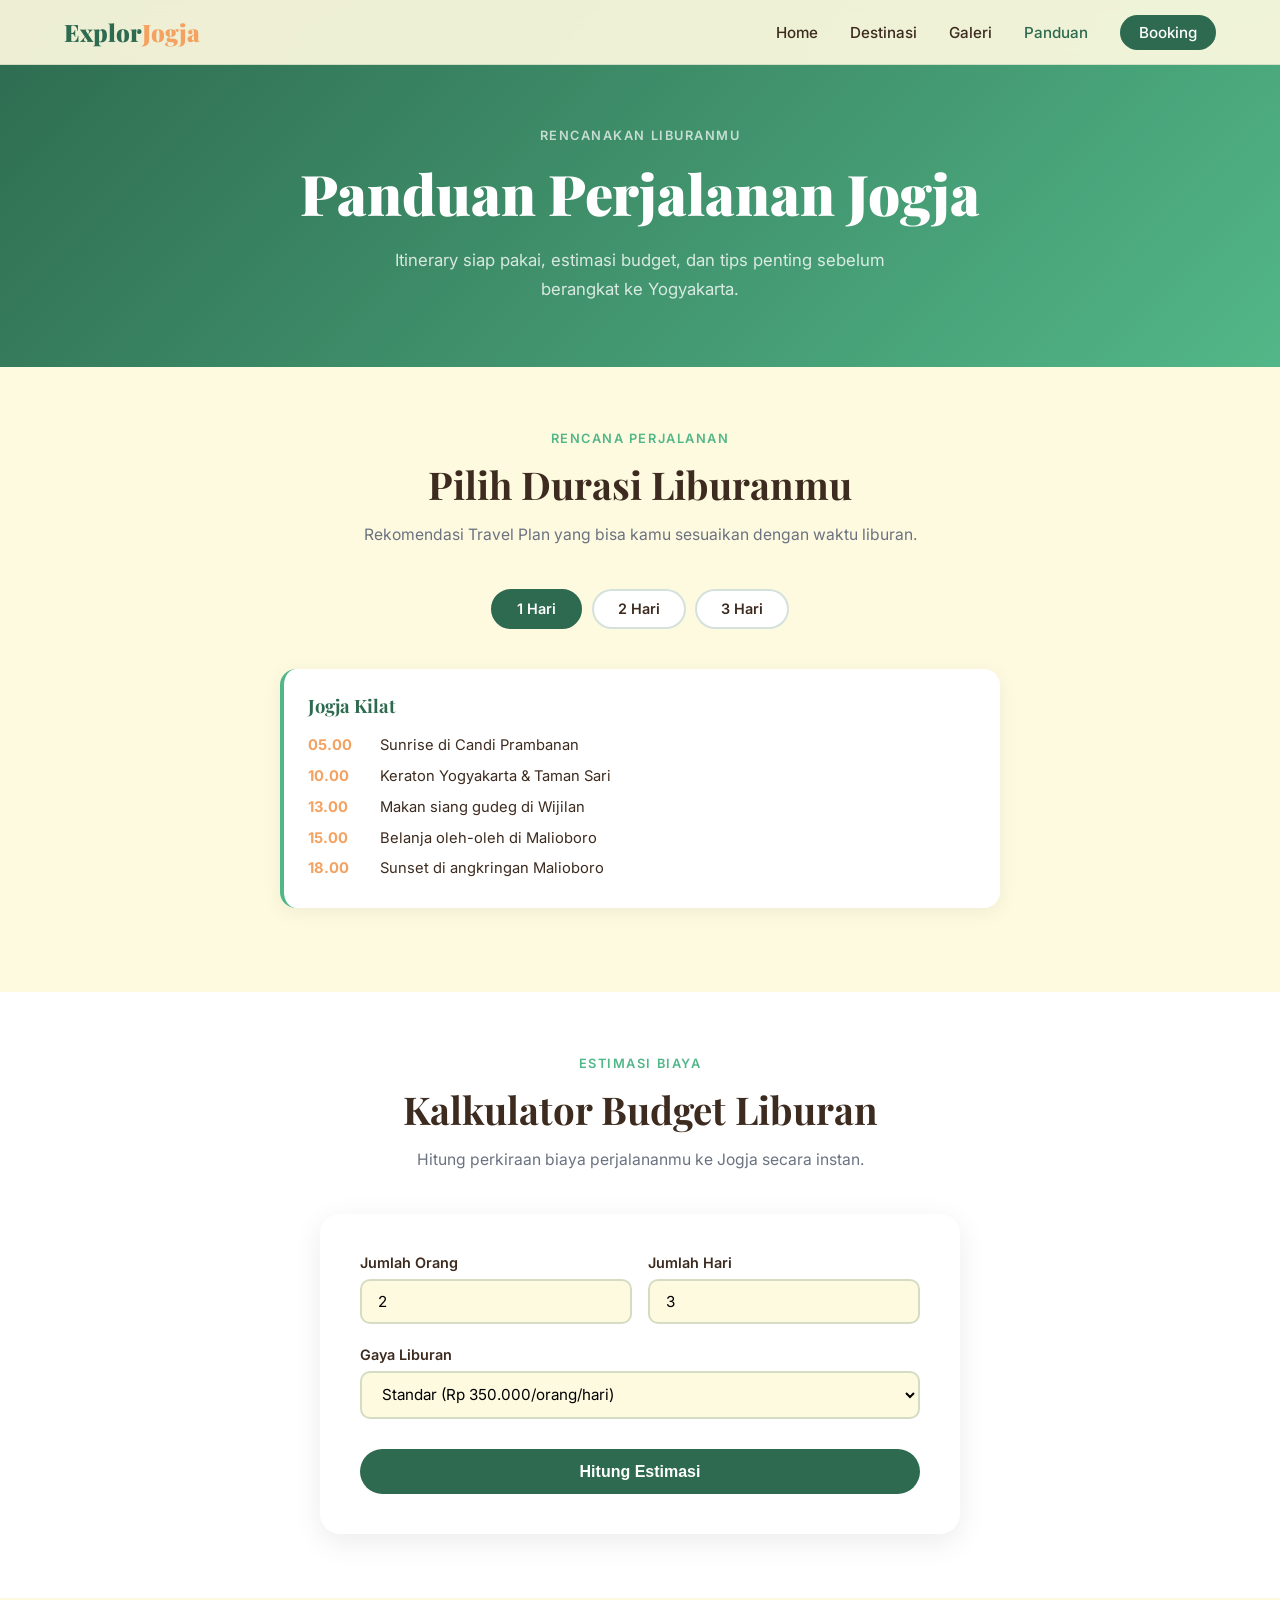
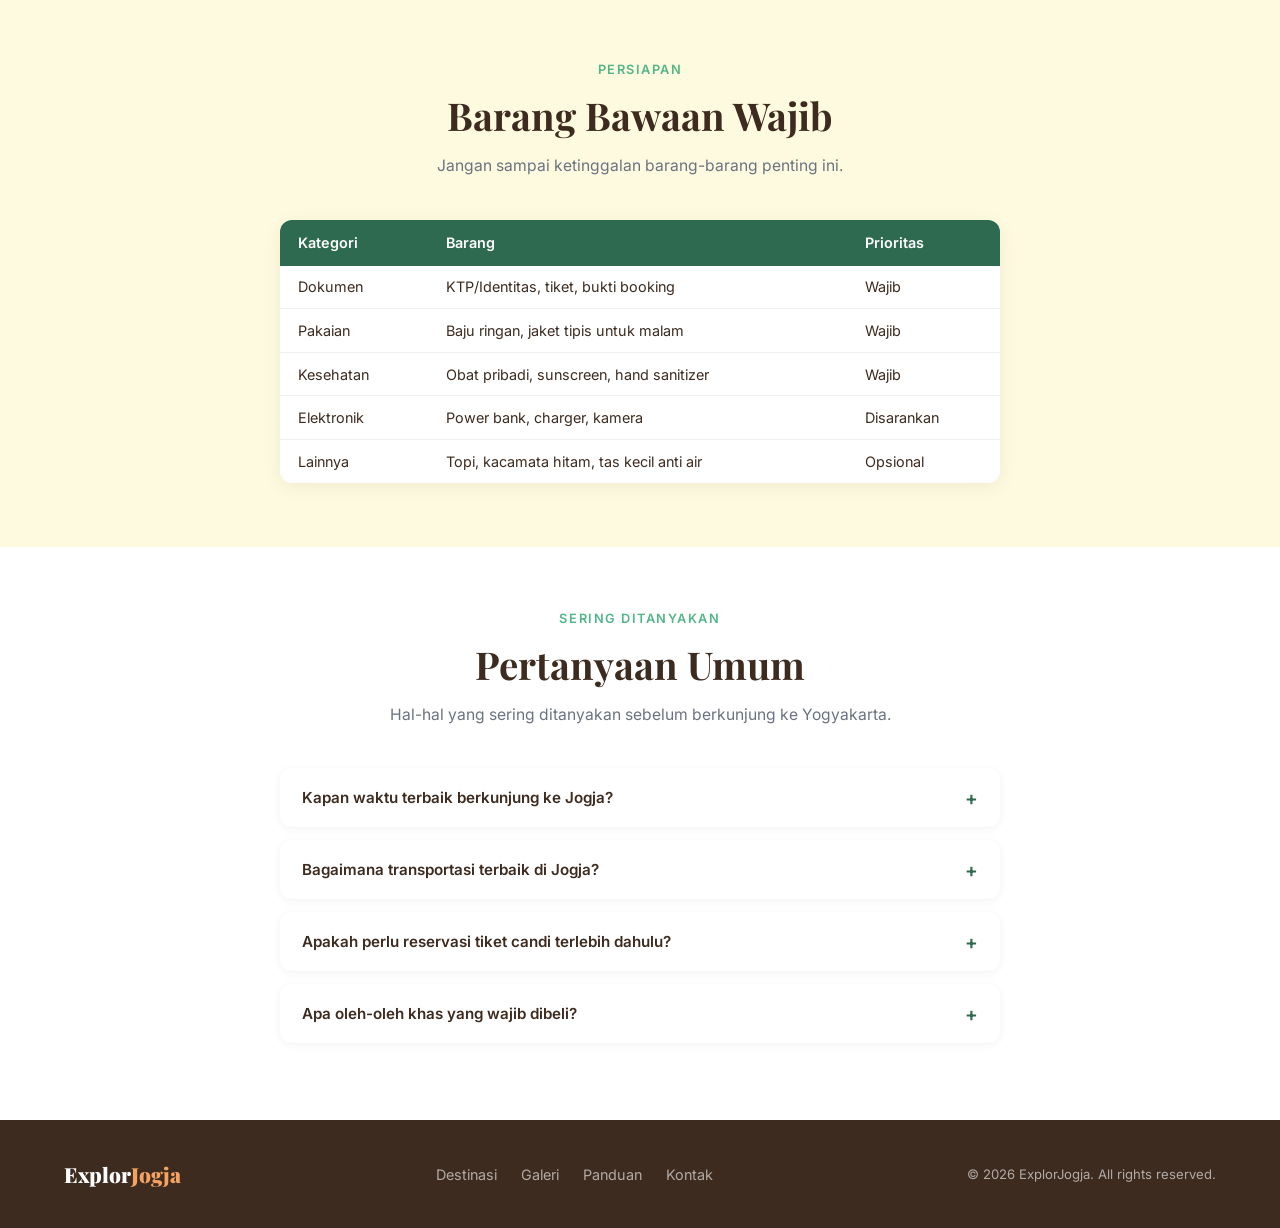
<file: panduan.html>
<!DOCTYPE html>
<html lang="id">
<head>
  <meta charset="UTF-8" />
  <meta name="viewport" content="width=device-width, initial-scale=1.0" />
  <title>Panduan Perjalanan — Explor-Jogja</title>
  <link href="https://fonts.googleapis.com/css2?family=Playfair+Display:wght@700;900&family=Inter:wght@400;500;600&display=swap" rel="stylesheet" />
  <style>
    *, *::before, *::after { box-sizing: border-box; margin: 0; padding: 0; }

    :root {
      --hijau: #2D6A4F;
      --hijau-muda: #52B788;
      --kuning: #F4A261;
      --krem: #FEFAE0;
      --coklat: #3D2B1F;
      --abu: #6B7280;
      --putih: #FFFFFF;
    }

    html { scroll-behavior: smooth; }
    body { font-family: 'Inter', sans-serif; background: var(--krem); color: var(--coklat); }

    /* NAVBAR */
    nav {
      position: fixed; top: 0; left: 0; right: 0; z-index: 100;
      display: flex; align-items: center; justify-content: space-between;
      padding: 1rem 5%;
      background: rgba(254,250,224,0.92);
      backdrop-filter: blur(10px);
      border-bottom: 1px solid rgba(45,106,79,0.15);
      transition: box-shadow 0.3s;
    }
    nav.scrolled { box-shadow: 0 2px 20px rgba(0,0,0,0.08); }
    .logo { font-family: 'Playfair Display', serif; font-size: 1.5rem; font-weight: 900; color: var(--hijau); text-decoration: none; }
    .logo span { color: var(--kuning); }
    .nav-links { display: flex; gap: 2rem; list-style: none; }
    .nav-links a { text-decoration: none; color: var(--coklat); font-weight: 500; font-size: 0.95rem; transition: color 0.2s; }
    .nav-links a:hover, .nav-links a.active { color: var(--hijau); }
    .nav-cta { background: var(--hijau); color: var(--putih) !important; padding: 0.5rem 1.2rem; border-radius: 50px; }
    .nav-cta:hover { background: var(--hijau-muda) !important; }
    .hamburger { display: none; flex-direction: column; gap: 5px; cursor: pointer; background: none; border: none; }
    .hamburger span { width: 24px; height: 2px; background: var(--coklat); border-radius: 2px; }

    /* PAGE HEADER */
    .page-header {
      padding: 8rem 5% 4rem;
      background: linear-gradient(135deg, var(--hijau) 0%, var(--hijau-muda) 100%);
      color: var(--putih);
      text-align: center;
    }
    .page-header .eyebrow {
      font-size: 0.8rem; font-weight: 600; letter-spacing: 0.12em;
      text-transform: uppercase; color: rgba(255,255,255,0.7); margin-bottom: 0.75rem;
    }
    .page-header h1 {
      font-family: 'Playfair Display', serif;
      font-size: clamp(2rem, 5vw, 3.5rem);
      font-weight: 900; margin-bottom: 1rem;
    }
    .page-header p { color: rgba(255,255,255,0.8); font-size: 1.05rem; max-width: 500px; margin: 0 auto; line-height: 1.7; }

    section { padding: 4rem 5%; }
    .section-eyebrow {
      font-size: 0.8rem; font-weight: 600; letter-spacing: 0.12em;
      text-transform: uppercase; color: var(--hijau-muda); margin-bottom: 0.75rem;
      text-align: center;
    }
    .section-title {
      font-family: 'Playfair Display', serif;
      font-size: clamp(1.6rem, 4vw, 2.4rem);
      font-weight: 700; color: var(--coklat);
      text-align: center; margin-bottom: 0.75rem;
    }
    .section-sub { color: var(--abu); font-size: 0.98rem; line-height: 1.7; text-align: center; max-width: 560px; margin: 0 auto 2.5rem; }

    /* ITINERARY TABS */
    .itin-tabs { display: flex; justify-content: center; gap: 0.6rem; margin-bottom: 2.5rem; flex-wrap: wrap; }
    .itin-tab-btn {
      padding: 0.6rem 1.5rem; border-radius: 50px;
      border: 2px solid rgba(45,106,79,0.2); background: var(--putih);
      font-family: 'Inter', sans-serif; font-weight: 600; font-size: 0.9rem;
      color: var(--coklat); cursor: pointer; transition: all 0.2s;
    }
    .itin-tab-btn:hover { border-color: var(--hijau); }
    .itin-tab-btn.active { background: var(--hijau); border-color: var(--hijau); color: var(--putih); }

    .itin-panel { display: none; max-width: 720px; margin: 0 auto; }
    .itin-panel.active { display: block; }
    .itin-day {
      background: var(--putih); border-radius: 16px; padding: 1.5rem;
      margin-bottom: 1.25rem; box-shadow: 0 4px 20px rgba(0,0,0,0.06);
      border-left: 4px solid var(--hijau-muda);
    }
    .itin-day h3 { font-family: 'Playfair Display', serif; font-size: 1.15rem; margin-bottom: 0.75rem; color: var(--hijau); }
    .itin-day ul { list-style: none; }
    .itin-day li {
      display: flex; gap: 0.75rem; padding: 0.4rem 0;
      font-size: 0.92rem; color: var(--coklat);
    }
    .itin-time { font-weight: 700; color: var(--kuning); min-width: 60px; }

    /* BUDGET CALCULATOR */
    .kalkulator {
      background: var(--putih); border-radius: 20px; padding: 2.5rem;
      max-width: 640px; margin: 0 auto; box-shadow: 0 8px 30px rgba(0,0,0,0.08);
    }
    .kalk-row { margin-bottom: 1.4rem; }
    .kalk-row label { display: block; font-weight: 600; font-size: 0.9rem; margin-bottom: 0.5rem; }
    .kalk-row select, .kalk-row input {
      width: 100%; padding: 0.7rem 1rem; border-radius: 10px;
      border: 2px solid rgba(45,106,79,0.2); font-family: 'Inter', sans-serif;
      font-size: 0.95rem; background: var(--krem); outline: none;
    }
    .kalk-row select:focus, .kalk-row input:focus { border-color: var(--hijau); }
    .kalk-grid { display: grid; grid-template-columns: 1fr 1fr; gap: 1rem; }
    .kalk-btn {
      width: 100%; background: var(--hijau); color: var(--putih);
      border: none; padding: 0.85rem; border-radius: 50px;
      font-weight: 700; font-size: 1rem; cursor: pointer; transition: background 0.2s;
      margin-top: 0.5rem;
    }
    .kalk-btn:hover { background: var(--hijau-muda); }
    .kalk-hasil {
      margin-top: 1.5rem; padding: 1.25rem; border-radius: 12px;
      background: rgba(82,183,136,0.1); text-align: center; display: none;
    }
    .kalk-hasil.show { display: block; }
    .kalk-hasil .angka {
      font-family: 'Playfair Display', serif; font-size: 2rem; font-weight: 900; color: var(--hijau);
    }
    .kalk-hasil p { font-size: 0.85rem; color: var(--abu); margin-top: 0.3rem; }

    /* TABEL PACKING LIST */
    .table-wrap { max-width: 720px; margin: 0 auto; overflow-x: auto; border-radius: 12px; box-shadow: 0 4px 20px rgba(0,0,0,0.06); }
    table { width: 100%; border-collapse: collapse; background: var(--putih); font-size: 0.9rem; }
    thead { background: var(--hijau); color: var(--putih); }
    thead th { padding: 0.9rem 1.1rem; text-align: left; font-weight: 600; }
    tbody tr { border-bottom: 1px solid rgba(0,0,0,0.06); }
    tbody tr:last-child { border-bottom: none; }
    tbody td { padding: 0.8rem 1.1rem; }

    /* FAQ ACCORDION */
    .faq-wrap { max-width: 720px; margin: 0 auto; }
    .faq-item { background: var(--putih); border-radius: 12px; margin-bottom: 0.8rem; overflow: hidden; box-shadow: 0 2px 10px rgba(0,0,0,0.05); }
    .faq-question {
      display: flex; justify-content: space-between; align-items: center;
      padding: 1.1rem 1.4rem; cursor: pointer; font-weight: 600; font-size: 0.95rem;
    }
    .faq-question .icon { transition: transform 0.3s; color: var(--hijau); font-size: 1.2rem; }
    .faq-item.open .faq-question .icon { transform: rotate(45deg); }
    .faq-answer {
      max-height: 0; overflow: hidden; transition: max-height 0.3s ease;
      padding: 0 1.4rem;
    }
    .faq-item.open .faq-answer { max-height: 200px; padding-bottom: 1.1rem; }
    .faq-answer p { color: var(--abu); font-size: 0.9rem; line-height: 1.7; }

    /* GAMBAR PENDUKUNG */
    .panduan-img { width: 100%; max-width: 720px; display: block; margin: 0 auto 2.5rem; border-radius: 16px; box-shadow: 0 8px 30px rgba(0,0,0,0.1); }

    /* FOOTER */
    footer {
      background: var(--coklat); color: rgba(255,255,255,0.6);
      padding: 2.5rem 5%;
      display: flex; justify-content: space-between; align-items: center;
      flex-wrap: wrap; gap: 1rem;
    }
    .footer-logo { font-family: 'Playfair Display', serif; font-size: 1.3rem; font-weight: 900; color: var(--putih); text-decoration: none; }
    .footer-logo span { color: var(--kuning); }
    .footer-links { display: flex; gap: 1.5rem; list-style: none; }
    .footer-links a { color: rgba(255,255,255,0.6); text-decoration: none; font-size: 0.9rem; transition: color 0.2s; }
    .footer-links a:hover { color: var(--putih); }

    @media (max-width: 768px) {
      .nav-links { display: none; flex-direction: column; position: absolute; top: 100%; left: 0; right: 0; background: var(--krem); padding: 1.5rem 5%; border-top: 1px solid rgba(45,106,79,0.1); gap: 1rem; }
      .nav-links.open { display: flex; }
      .hamburger { display: flex; }
      .kalk-grid { grid-template-columns: 1fr; }
      footer { flex-direction: column; text-align: center; }
    }
  </style>
</head>
<body>

<!-- NAVBAR -->
<nav id="navbar">
  <a href="index.html" class="logo">Explor<span>Jogja</span></a>
  <ul class="nav-links" id="navLinks">
    <li><a href="index.html">Home</a></li>
    <li><a href="destinasi.html">Destinasi</a></li>
    <li><a href="galeri.html">Galeri</a></li>
    <li><a href="panduan.html" class="active">Panduan</a></li>
    <li><a href="kontak.html" class="nav-cta">Booking</a></li>
  </ul>
  <button class="hamburger" id="hamburger"><span></span><span></span><span></span></button>
</nav>

<!-- PAGE HEADER -->
<div class="page-header">
  <div class="eyebrow">Rencanakan Liburanmu</div>
  <h1>Panduan Perjalanan Jogja</h1>
  <p>Itinerary siap pakai, estimasi budget, dan tips penting sebelum berangkat ke Yogyakarta.</p>
</div>

<!-- ITINERARY -->
<section>
  <div class="section-eyebrow">Rencana Perjalanan</div>
  <h2 class="section-title">Pilih Durasi Liburanmu</h2>
  <p class="section-sub">Rekomendasi Travel Plan  yang bisa kamu sesuaikan dengan waktu liburan.</p>

  <div class="itin-tabs">
    <button class="itin-tab-btn active" data-itin="1">1 Hari</button>
    <button class="itin-tab-btn" data-itin="2">2 Hari</button>
    <button class="itin-tab-btn" data-itin="3">3 Hari</button>
  </div>

  <div class="itin-panel active" id="itin-1">
    <div class="itin-day">
      <h3>Jogja Kilat</h3>
      <ul>
        <li><span class="itin-time">05.00</span> Sunrise di Candi Prambanan</li>
        <li><span class="itin-time">10.00</span> Keraton Yogyakarta & Taman Sari</li>
        <li><span class="itin-time">13.00</span> Makan siang gudeg di Wijilan</li>
        <li><span class="itin-time">15.00</span> Belanja oleh-oleh di Malioboro</li>
        <li><span class="itin-time">18.00</span> Sunset di angkringan Malioboro</li>
      </ul>
    </div>
  </div>

  <div class="itin-panel" id="itin-2">
    <div class="itin-day">
      <h3>Hari 1 — Budaya & Sejarah</h3>
      <ul>
        <li><span class="itin-time">08.00</span> Candi Prambanan</li>
        <li><span class="itin-time">11.00</span> Keraton Yogyakarta</li>
        <li><span class="itin-time">14.00</span> Taman Sari</li>
        <li><span class="itin-time">19.00</span> Kuliner Malioboro</li>
      </ul>
    </div>
    <div class="itin-day">
      <h3>Hari 2 — Alam & Pantai</h3>
      <ul>
        <li><span class="itin-time">05.00</span> Sunrise Gunung Merapi (Jeep Tour)</li>
        <li><span class="itin-time">12.00</span> Hutan Pinus Mangunan</li>
        <li><span class="itin-time">16.00</span> Sunset Pantai Parangtritis</li>
      </ul>
    </div>
  </div>

  <div class="itin-panel" id="itin-3">
    <div class="itin-day">
      <h3>Hari 1 — Candi & Budaya</h3>
      <ul>
        <li><span class="itin-time">06.00</span> Sunrise Candi Prambanan</li>
        <li><span class="itin-time">12.00</span> Candi Prambanan</li>
        <li><span class="itin-time">19.00</span> Malioboro Street Food</li>
      </ul>
    </div>
    <div class="itin-day">
      <h3>Hari 2 — Alam Pegunungan</h3>
      <ul>
        <li><span class="itin-time">05.00</span> Jeep Tour Gunung Merapi</li>
        <li><span class="itin-time">11.00</span> Hutan Pinus Mangunan</li>
        <li><span class="itin-time">15.00</span> Kaliurang & sekitarnya</li>
      </ul>
    </div>
    <div class="itin-day">
      <h3>Hari 3 — Pantai Selatan</h3>
      <ul>
        <li><span class="itin-time">08.00</span> Pantai Indrayanti</li>
        <li><span class="itin-time">12.00</span> Pantai Parangtritis</li>
        <li><span class="itin-time">17.00</span> Belanja batik Pasar Beringharjo</li>
      </ul>
    </div>
  </div>
</section>

<!-- KALKULATOR BUDGET -->
<section style="background:var(--putih);">
  <div class="section-eyebrow">Estimasi Biaya</div>
  <h2 class="section-title">Kalkulator Budget Liburan</h2>
  <p class="section-sub">Hitung perkiraan biaya perjalananmu ke Jogja secara instan.</p>

  <div class="kalkulator">
    <div class="kalk-grid">
      <div class="kalk-row">
        <label for="jumlahOrang">Jumlah Orang</label>
        <input type="number" id="jumlahOrang" min="1" value="2" />
      </div>
      <div class="kalk-row">
        <label for="jumlahHari">Jumlah Hari</label>
        <input type="number" id="jumlahHari" min="1" value="3" />
      </div>
    </div>
    <div class="kalk-row">
      <label for="gayaLiburan">Gaya Liburan</label>
      <select id="gayaLiburan">
        <option value="150000">Hemat (Rp 150.000/orang/hari)</option>
        <option value="350000" selected>Standar (Rp 350.000/orang/hari)</option>
        <option value="700000">Nyaman (Rp 700.000/orang/hari)</option>
      </select>
    </div>
    <button class="kalk-btn" onclick="hitungBudget()">Hitung Estimasi</button>

    <div class="kalk-hasil" id="kalkHasil">
      <div class="angka" id="kalkAngka">Rp 0</div>
      <p>Estimasi total biaya perjalanan (akomodasi, makan, transportasi lokal, dan tiket masuk)</p>
    </div>
  </div>
</section>

<!-- PACKING LIST -->
<section>
  <div class="section-eyebrow">Persiapan</div>
  <h2 class="section-title">Barang Bawaan Wajib</h2>
  <p class="section-sub">Jangan sampai ketinggalan barang-barang penting ini.</p>
  <div class="table-wrap">
    <table>
      <thead>
        <tr><th>Kategori</th><th>Barang</th><th>Prioritas</th></tr>
      </thead>
      <tbody>
        <tr><td>Dokumen</td><td>KTP/Identitas, tiket, bukti booking</td><td>Wajib</td></tr>
        <tr><td>Pakaian</td><td>Baju ringan, jaket tipis untuk malam</td><td>Wajib</td></tr>
        <tr><td>Kesehatan</td><td>Obat pribadi, sunscreen, hand sanitizer</td><td>Wajib</td></tr>
        <tr><td>Elektronik</td><td>Power bank, charger, kamera</td><td>Disarankan</td></tr>
        <tr><td>Lainnya</td><td>Topi, kacamata hitam, tas kecil anti air</td><td>Opsional</td></tr>
      </tbody>
    </table>
  </div>
</section>

<!-- FAQ -->
<section style="background:var(--putih);">
  <div class="section-eyebrow">Sering Ditanyakan</div>
  <h2 class="section-title">Pertanyaan Umum</h2>
  <p class="section-sub">Hal-hal yang sering ditanyakan sebelum berkunjung ke Yogyakarta.</p>

  <div class="faq-wrap" id="faqWrap">
    <div class="faq-item">
      <div class="faq-question">Kapan waktu terbaik berkunjung ke Jogja? <span class="icon">+</span></div>
      <div class="faq-answer"><p>Musim kemarau (April–Oktober) adalah waktu terbaik karena cuaca cerah dan cocok untuk aktivitas outdoor seperti sunrise di Borobudur atau jeep tour Merapi.</p></div>
    </div>
    <div class="faq-item">
      <div class="faq-question">Bagaimana transportasi terbaik di Jogja? <span class="icon">+</span></div>
      <div class="faq-answer"><p>Sewa motor adalah pilihan paling fleksibel dan terjangkau. Alternatif lain: ojek online, TransJogja, atau mobil sewa dengan sopir untuk rombongan besar.</p></div>
    </div>
    <div class="faq-item">
      <div class="faq-question">Apakah perlu reservasi tiket candi terlebih dahulu? <span class="icon">+</span></div>
      <div class="faq-answer"><p>Untuk Candi Prambanan, terutama saat musim liburan atau akhir pekan, sangat disarankan membeli tiket secara online lebih dulu agar tidak antre lama.</p></div>
    </div>
    <div class="faq-item">
      <div class="faq-question">Apa oleh-oleh khas yang wajib dibeli? <span class="icon">+</span></div>
      <div class="faq-answer"><p>Bakpia, batik, gudeg kaleng, dan kerajinan perak khas Kotagede adalah oleh-oleh favorit wisatawan dari Yogyakarta.</p></div>
    </div>
  </div>
</section>

<!-- FOOTER -->
<footer>
  <a href="index.html" class="footer-logo">Explor<span>Jogja</span></a>
  <ul class="footer-links">
    <li><a href="destinasi.html">Destinasi</a></li>
    <li><a href="galeri.html">Galeri</a></li>
    <li><a href="panduan.html">Panduan</a></li>
    <li><a href="kontak.html">Kontak</a></li>
  </ul>
  <div style="font-size:0.82rem;">© 2026 ExplorJogja. All rights reserved.</div>
</footer>

<script>
  // ===== JS #1: NAVBAR SCROLL & HAMBURGER =====
  window.addEventListener('scroll', () => {
    document.getElementById('navbar').classList.toggle('scrolled', window.scrollY > 50);
  });
  document.getElementById('hamburger').addEventListener('click', () => {
    document.getElementById('navLinks').classList.toggle('open');
  });

  // ===== JS #2: TAB ITINERARY =====
  const itinBtns = document.querySelectorAll('.itin-tab-btn');
  itinBtns.forEach(btn => {
    btn.addEventListener('click', () => {
      itinBtns.forEach(b => b.classList.remove('active'));
      document.querySelectorAll('.itin-panel').forEach(p => p.classList.remove('active'));
      btn.classList.add('active');
      document.getElementById('itin-' + btn.dataset.itin).classList.add('active');
    });
  });

  // ===== JS #3: KALKULATOR BUDGET =====
  function hitungBudget() {
    const orang = parseInt(document.getElementById('jumlahOrang').value) || 1;
    const hari = parseInt(document.getElementById('jumlahHari').value) || 1;
    const rate = parseInt(document.getElementById('gayaLiburan').value);
    const total = orang * hari * rate;

    const formatted = 'Rp ' + total.toLocaleString('id-ID');
    document.getElementById('kalkAngka').textContent = formatted;
    document.getElementById('kalkHasil').classList.add('show');
  }

  // ===== JS #4: FAQ ACCORDION =====
  document.querySelectorAll('.faq-question').forEach(q => {
    q.addEventListener('click', () => {
      const item = q.parentElement;
      const isOpen = item.classList.contains('open');
      document.querySelectorAll('.faq-item').forEach(i => i.classList.remove('open'));
      if (!isOpen) item.classList.add('open');
    });
  });
</script>

</body>
</html>
</file>
<file: style.css>
*, *::before, *::after { box-sizing: border-box; margin: 0; padding: 0; }

    :root {
      --hijau: #2D6A4F;
      --hijau-muda: #52B788;
      --kuning: #F4A261;
      --krem: #FEFAE0;
      --coklat: #3D2B1F;
      --abu: #6B7280;
      --putih: #FFFFFF;
    }

    html { scroll-behavior: smooth; }

    body {
      font-family: 'Inter', sans-serif;
      background: var(--krem);
      color: var(--coklat);
    }

    /* ===== NAVBAR ===== */
    nav {
      position: fixed;
      top: 0; left: 0; right: 0;
      z-index: 100;
      display: flex;
      align-items: center;
      justify-content: space-between;
      padding: 1rem 5%;
      background: rgba(254,250,224,0.92);
      backdrop-filter: blur(10px);
      border-bottom: 1px solid rgba(45,106,79,0.15);
      transition: box-shadow 0.3s;
    }
    nav.scrolled { box-shadow: 0 2px 20px rgba(0,0,0,0.08); }

    .logo {
      font-family: 'Playfair Display', serif;
      font-size: 1.5rem;
      font-weight: 900;
      color: var(--hijau);
      text-decoration: none;
    }
    .logo span { color: var(--kuning); }

    .nav-links {
      display: flex;
      gap: 2rem;
      list-style: none;
    }
    .nav-links a {
      text-decoration: none;
      color: var(--coklat);
      font-weight: 500;
      font-size: 0.95rem;
      transition: color 0.2s;
    }
    .nav-links a:hover { color: var(--hijau); }

    .nav-cta {
      background: var(--hijau);
      color: var(--putih) !important;
      padding: 0.5rem 1.2rem;
      border-radius: 50px;
    }
    .nav-cta:hover { background: var(--hijau-muda); color: var(--putih) !important; }

    .hamburger {
      display: none;
      flex-direction: column;
      gap: 5px;
      cursor: pointer;
      background: none;
      border: none;
    }
    .hamburger span {
      width: 24px; height: 2px;
      background: var(--coklat);
      border-radius: 2px;
      transition: 0.3s;
    }

    /* ===== HERO ===== */
    .hero {
      min-height: 100vh;
      display: flex;
      align-items: center;
      justify-content: center;
      text-align: center;
      padding: 6rem 5% 4rem;
      background:
        linear-gradient(to bottom, rgba(254,250,224,0.6) 0%, rgba(254,250,224,0.95) 100%),
        url('https://images.unsplash.com/photo-1588668214407-6ea9a6d8c272?w=1600&q=80') center/cover no-repeat;
      position: relative;
    }

    .hero-badge {
      display: inline-block;
      background: var(--hijau-muda);
      color: var(--putih);
      font-size: 0.8rem;
      font-weight: 600;
      letter-spacing: 0.1em;
      text-transform: uppercase;
      padding: 0.35rem 1rem;
      border-radius: 50px;
      margin-bottom: 1.5rem;
    }

    .hero h1 {
      font-family: 'Playfair Display', serif;
      font-size: clamp(2.8rem, 7vw, 5.5rem);
      font-weight: 900;
      line-height: 1.1;
      color: var(--coklat);
      margin-bottom: 1.2rem;
    }
    .hero h1 em {
      font-style: italic;
      color: var(--hijau);
    }

    .hero p {
      font-size: clamp(1rem, 2vw, 1.2rem);
      color: var(--abu);
      max-width: 560px;
      margin: 0 auto 2.5rem;
      line-height: 1.7;
    }

    .hero-btns {
      display: flex;
      gap: 1rem;
      justify-content: center;
      flex-wrap: wrap;
    }

    .btn-primary {
      background: var(--hijau);
      color: var(--putih);
      padding: 0.85rem 2rem;
      border-radius: 50px;
      text-decoration: none;
      font-weight: 600;
      font-size: 1rem;
      transition: background 0.2s, transform 0.2s;
    }
    .btn-primary:hover { background: var(--hijau-muda); transform: translateY(-2px); }

    .btn-outline {
      border: 2px solid var(--hijau);
      color: var(--hijau);
      padding: 0.85rem 2rem;
      border-radius: 50px;
      text-decoration: none;
      font-weight: 600;
      font-size: 1rem;
      transition: 0.2s;
    }
    .btn-outline:hover { background: var(--hijau); color: var(--putih); }

    .hero-stats {
      display: flex;
      gap: 3rem;
      justify-content: center;
      margin-top: 4rem;
      flex-wrap: wrap;
    }
    .stat { text-align: center; }
    .stat-num {
      font-family: 'Playfair Display', serif;
      font-size: 2rem;
      font-weight: 900;
      color: var(--hijau);
    }
    .stat-label {
      font-size: 0.85rem;
      color: var(--abu);
      margin-top: 0.2rem;
    }

    /* ===== COUNTDOWN ===== */
    .countdown-section {
      background: var(--hijau);
      color: var(--putih);
      padding: 2rem 5%;
      text-align: center;
    }
    .countdown-section p {
      font-size: 0.9rem;
      opacity: 0.8;
      margin-bottom: 0.75rem;
      letter-spacing: 0.05em;
      text-transform: uppercase;
    }
    .countdown {
      display: flex;
      gap: 1.5rem;
      justify-content: center;
      flex-wrap: wrap;
    }
    .countdown-item {
      display: flex;
      flex-direction: column;
      align-items: center;
    }
    .countdown-num {
      font-family: 'Playfair Display', serif;
      font-size: 2.5rem;
      font-weight: 900;
      line-height: 1;
    }
    .countdown-label {
      font-size: 0.75rem;
      opacity: 0.7;
      text-transform: uppercase;
      letter-spacing: 0.08em;
      margin-top: 0.3rem;
    }
    .countdown-sep {
      font-size: 2rem;
      font-weight: 300;
      opacity: 0.4;
      line-height: 1;
      padding-top: 0.4rem;
    }

    /* ===== SECTIONS ===== */
    section { padding: 5rem 5%; }

    .section-eyebrow {
      font-size: 0.8rem;
      font-weight: 600;
      letter-spacing: 0.12em;
      text-transform: uppercase;
      color: var(--hijau-muda);
      margin-bottom: 0.75rem;
    }
    .section-title {
      font-family: 'Playfair Display', serif;
      font-size: clamp(1.8rem, 4vw, 2.8rem);
      font-weight: 700;
      color: var(--coklat);
      margin-bottom: 1rem;
    }
    .section-sub {
      color: var(--abu);
      font-size: 1rem;
      line-height: 1.7;
      max-width: 520px;
    }

    /* ===== DESTINASI ===== */
    .destinasi-grid {
      display: grid;
      grid-template-columns: repeat(auto-fit, minmax(280px, 1fr));
      gap: 1.5rem;
      margin-top: 3rem;
    }

    .dest-card {
      border-radius: 16px;
      overflow: hidden;
      background: var(--putih);
      box-shadow: 0 4px 20px rgba(0,0,0,0.06);
      transition: transform 0.3s, box-shadow 0.3s;
      text-decoration: none;
      color: inherit;
      display: block;
    }
    .dest-card:hover { transform: translateY(-6px); box-shadow: 0 12px 40px rgba(0,0,0,0.12); }

    .dest-img {
      width: 100%;
      height: 200px;
      object-fit: cover;
    }

    .dest-body { padding: 1.25rem; }

    .dest-tag {
      display: inline-block;
      background: rgba(82,183,136,0.15);
      color: var(--hijau);
      font-size: 0.75rem;
      font-weight: 600;
      padding: 0.2rem 0.6rem;
      border-radius: 50px;
      margin-bottom: 0.5rem;
    }

    .dest-name {
      font-family: 'Playfair Display', serif;
      font-size: 1.2rem;
      font-weight: 700;
      margin-bottom: 0.4rem;
    }

    .dest-desc {
      font-size: 0.88rem;
      color: var(--abu);
      line-height: 1.6;
      margin-bottom: 0.75rem;
    }

    .dest-meta {
      display: flex;
      justify-content: space-between;
      align-items: center;
      font-size: 0.85rem;
    }
    .dest-price { font-weight: 600; color: var(--hijau); }
    .dest-rating { color: var(--kuning); }

    /* ===== KENAPA JOGJA ===== */
    .kenapa { background: var(--putih); }

    .kenapa-grid {
      display: grid;
      grid-template-columns: repeat(auto-fit, minmax(220px, 1fr));
      gap: 2rem;
      margin-top: 3rem;
    }

    .kenapa-card {
      text-align: center;
      padding: 2rem 1.5rem;
      border-radius: 16px;
      border: 1px solid rgba(45,106,79,0.1);
      transition: border-color 0.3s, background 0.3s;
    }
    .kenapa-card:hover {
      border-color: var(--hijau-muda);
      background: rgba(82,183,136,0.04);
    }

    .kenapa-icon {
      font-size: 2.5rem;
      margin-bottom: 1rem;
    }
    .kenapa-card h3 {
      font-family: 'Playfair Display', serif;
      font-size: 1.1rem;
      font-weight: 700;
      margin-bottom: 0.5rem;
    }
    .kenapa-card p {
      font-size: 0.88rem;
      color: var(--abu);
      line-height: 1.6;
    }

    /* ===== VIDEO ===== */
    .video-section { background: var(--coklat); color: var(--putih); text-align: center; }
    .video-section .section-title { color: var(--putih); }
    .video-section .section-sub { color: rgba(255,255,255,0.65); margin: 0 auto 2.5rem; }
    .video-wrapper {
      max-width: 780px;
      margin: 0 auto;
      border-radius: 16px;
      overflow: hidden;
      box-shadow: 0 20px 60px rgba(0,0,0,0.4);
    }
    .video-wrapper iframe {
      width: 100%;
      aspect-ratio: 16/9;
      border: none;
      display: block;
    }

    /* ===== CTA ===== */
    .cta-section {
      text-align: center;
      background: linear-gradient(135deg, var(--hijau) 0%, var(--hijau-muda) 100%);
      color: var(--putih);
      padding: 5rem 5%;
    }
    .cta-section .section-title { color: var(--putih); }
    .cta-section p {
      color: rgba(255,255,255,0.8);
      font-size: 1.05rem;
      max-width: 480px;
      margin: 0 auto 2rem;
      line-height: 1.7;
    }
    .btn-white {
      background: var(--putih);
      color: var(--hijau);
      padding: 0.85rem 2.2rem;
      border-radius: 50px;
      text-decoration: none;
      font-weight: 700;
      font-size: 1rem;
      transition: 0.2s;
      display: inline-block;
    }
    .btn-white:hover { background: var(--krem); transform: translateY(-2px); }

    /* ===== FOOTER ===== */
    footer {
      background: var(--coklat);
      color: rgba(255,255,255,0.6);
      padding: 2.5rem 5%;
      display: flex;
      justify-content: space-between;
      align-items: center;
      flex-wrap: wrap;
      gap: 1rem;
    }
    .footer-logo {
      font-family: 'Playfair Display', serif;
      font-size: 1.3rem;
      font-weight: 900;
      color: var(--putih);
      text-decoration: none;
    }
    .footer-logo span { color: var(--kuning); }
    .footer-links {
      display: flex;
      gap: 1.5rem;
      list-style: none;
    }
    .footer-links a {
      color: rgba(255,255,255,0.6);
      text-decoration: none;
      font-size: 0.9rem;
      transition: color 0.2s;
    }
    .footer-links a:hover { color: var(--putih); }
    .footer-copy { font-size: 0.82rem; }

    /* ===== MOBILE ===== */
    @media (max-width: 768px) {
      .nav-links {
        display: none;
        flex-direction: column;
        position: absolute;
        top: 100%;
        left: 0; right: 0;
        background: var(--krem);
        padding: 1.5rem 5%;
        border-top: 1px solid rgba(45,106,79,0.1);
        gap: 1rem;
      }
      .nav-links.open { display: flex; }
      .hamburger { display: flex; }

      .hero-stats { gap: 1.5rem; }
      .countdown { gap: 0.75rem; }
      .countdown-sep { display: none; }

      footer {
        flex-direction: column;
        text-align: center;
      }
    }
</file>
